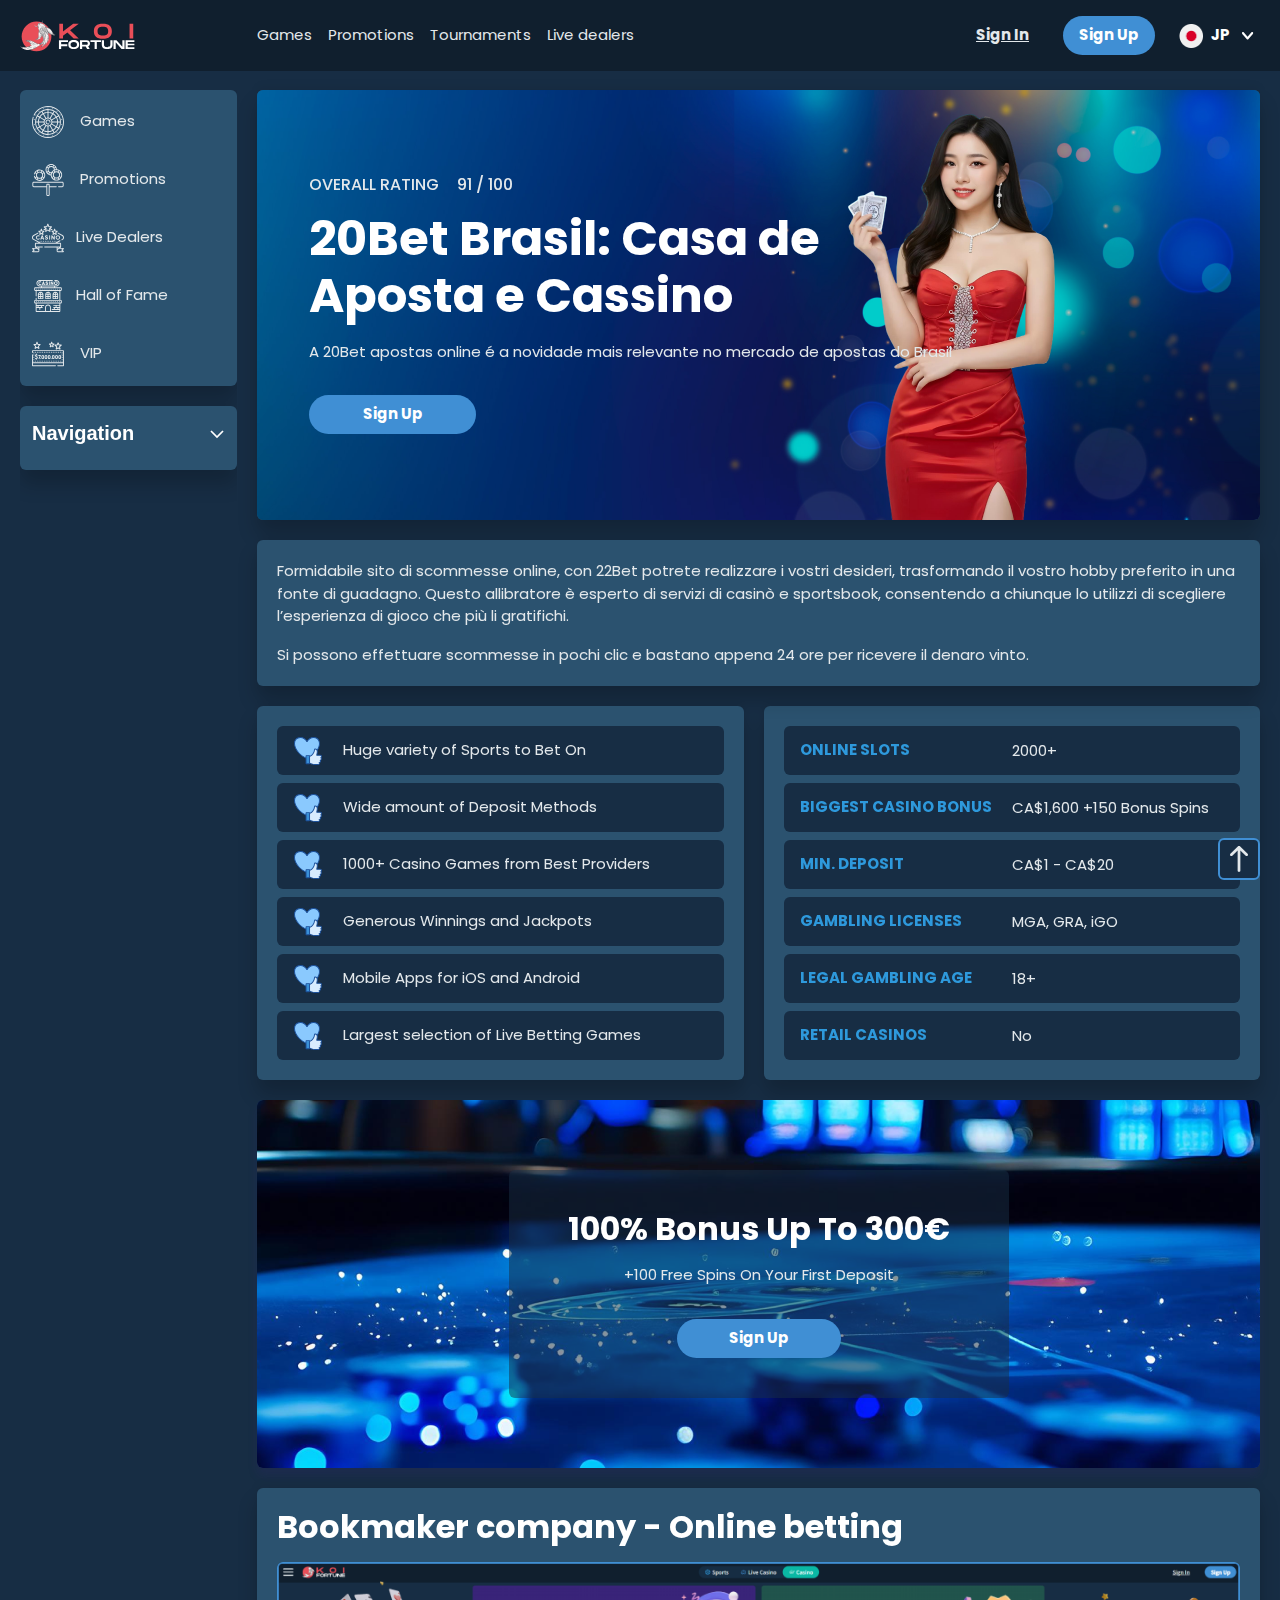
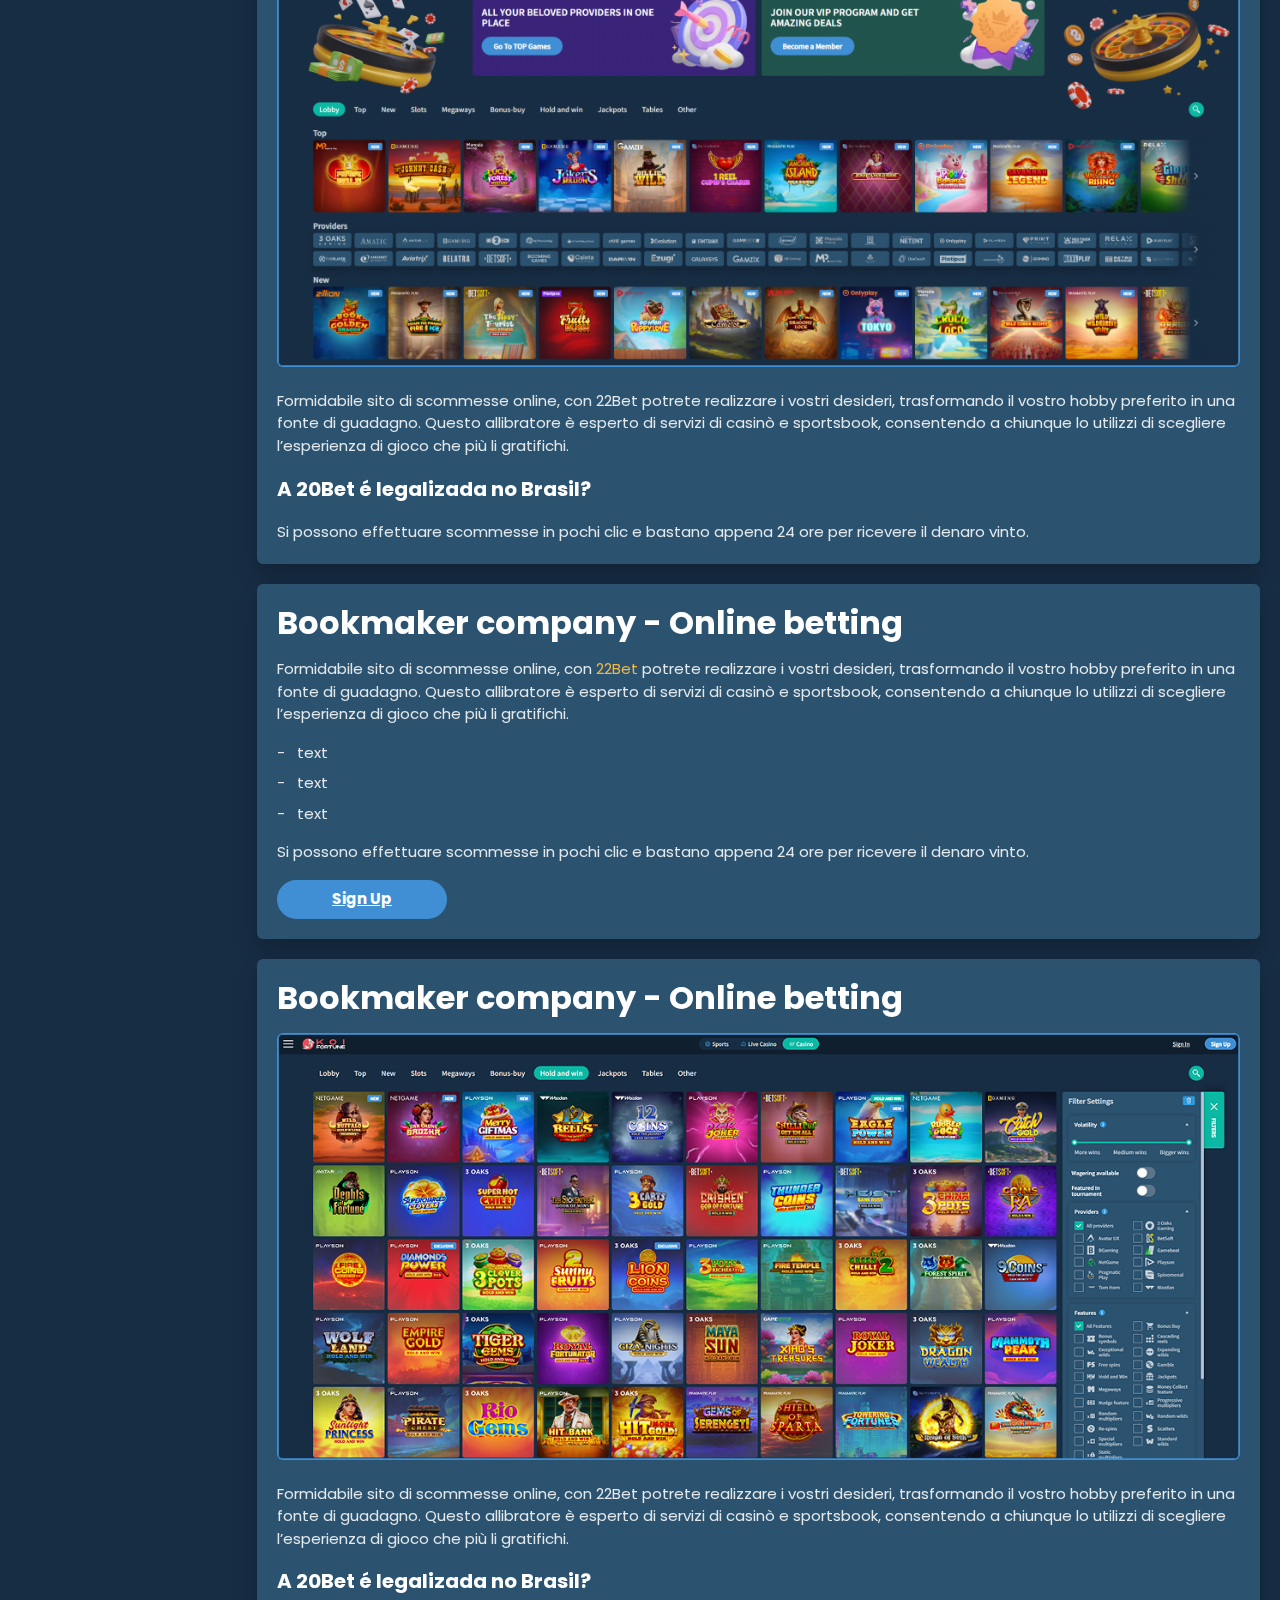
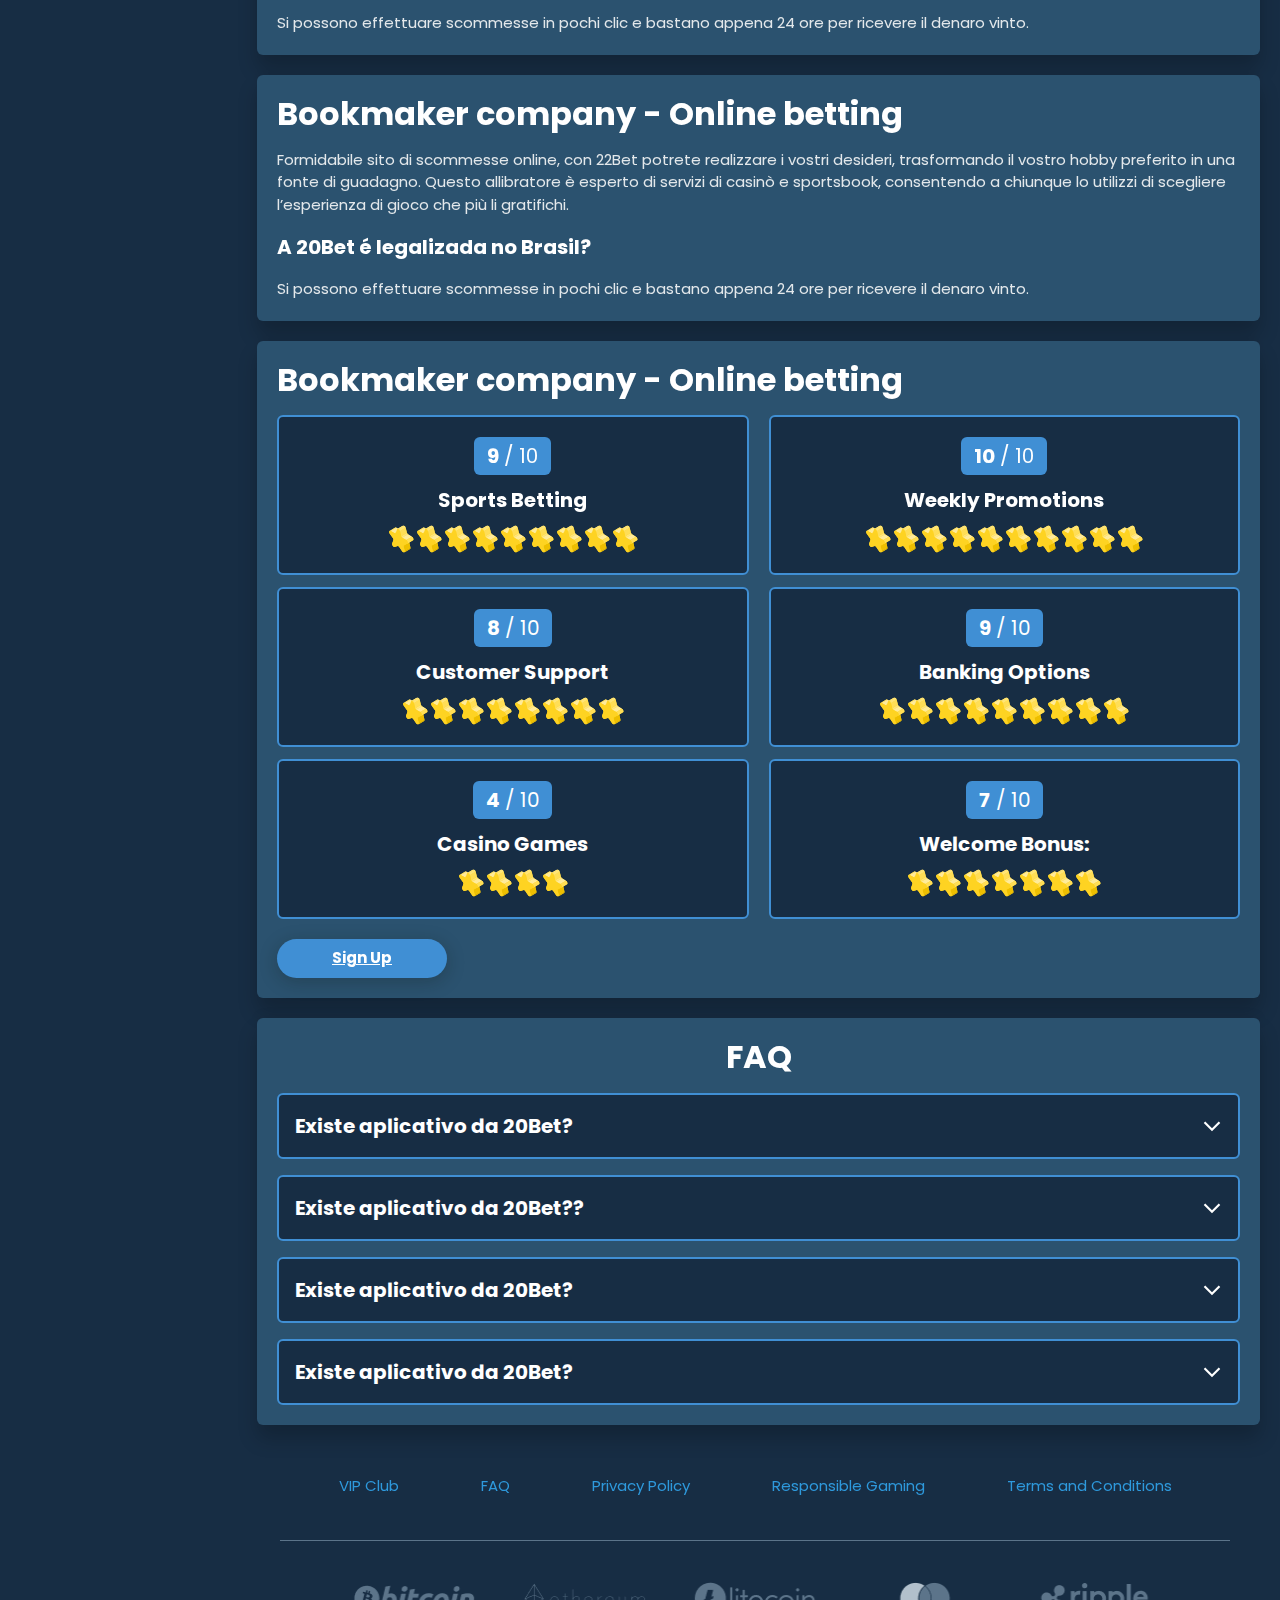
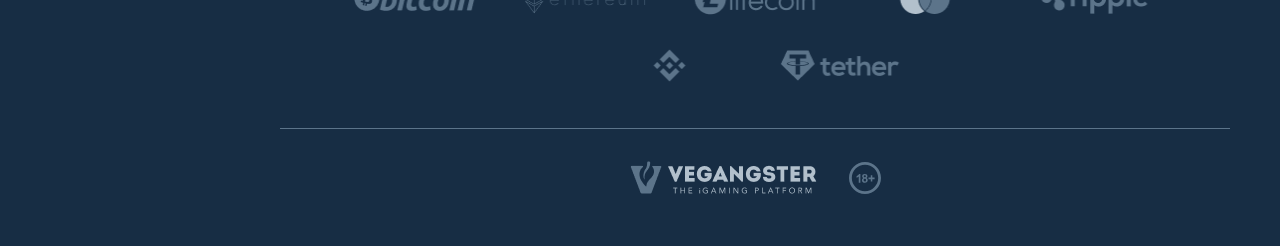
<file: index.html>
<!DOCTYPE html>
<html lang="kr">
  <head>
    <meta charset="UTF-8" />
    <meta name="viewport" content="width=device-width, initial-scale=1.0" />
    <title>20Bet Brasil: Casa de Aposta e Cassino</title>
    <meta name="description" content />
    <meta property="og:site_name" content />
    <meta property="og:title" content />
    <meta property="og:type" content="website" />
    <meta property="og:url" content="http://koifortune.mobi/" />
    <meta property="og:image" content />
    <meta property="og:image:alt" content />
    <meta property="og:locale" content="kr" />
    <meta property="og:description" content />
    <link rel="preconnect" href="https://fonts.googleapis.com" />
    <link rel="preconnect" href="https://fonts.gstatic.com" crossorigin />
    <link href="https://fonts.googleapis.com/css2?family=Akaya+Kanadaka&family=Poppins:wght@100;200;300;400;500;600;700;800;900&display=swap" rel="stylesheet">
    <link rel="stylesheet" href="./css/reset.css" />
    <link rel="stylesheet" href="./css/main.css">
    <link rel="stylesheet" href="./css/media.css">
    <link rel="icon" href="./images/favicon.png" type="image/x-icon" />
    <script
      src="https://code.jquery.com/jquery-3.6.1.min.js"
      integrity="sha256-o88AwQnZB+VDvE9tvIXrMQaPlFFSUTR+nldQm1LuPXQ="
      crossorigin="anonymous"
    ></script>
  </head>
  <body>
    <header class="header">
      <section class="content header__content">
        <a href="#" class="logo header__logo"
          ><img src="./images/logo.svg" alt="logo" title=""
        /></a>
        <button class="header__btn-menu">
          <svg
            width="16px"
            height="16px"
            viewBox="0 0 16 16"
            xmlns="http://www.w3.org/2000/svg"
          >
            <rect y="0" width="16" height="3" rx="1.5"></rect>
            <rect y="6.5" width="16" height="3" rx="1.5"></rect>
            <rect y="13" width="16" height="3" rx="1.5"></rect>
          </svg>
        </button>
        <nav class="menu header__menu">
          <ul class="header__menu-list">
            <li><a href="#">Games</a></li>
            <li><a href="#">Promotions</a></li>
            <li><a href="#">Tournaments</a></li>
            <li><a href="#">Live dealers</a></li>
          </ul>
          <div class="header__btn">
            <a
              href="#"
              class="header__button header__button-login header__btn-login"
              >Sign In
            </a>
            <a
              href="#"
              class="header__button header__button-signin header__btn-signin"
              >Sign Up</a
            >
          </div>
        </nav>
        <a href="#" class="header__button header__button-login">Sign In </a>
        <a href="#" class="header__button header__button-signin">Sign Up</a>

       <div class="header__language">
        <div class="header__flag-wrap">
          <a class="header__country" href="#">
            <span><img src="./images/japan-flag.png" alt=" Flag" title /></span>
            <span>jp</span>
          </a>
        </div>
        <div class="header__flag-menu">
          <ul>
            <li>
              <a href="#" class="header__flag-link">
                <span>
                  <img src="./images/flag.png" alt="flag" title />
                </span>
                <span>kr</span>
              </a>
            </li>
          </ul>
        </div>
       </div>
      </section>
    </header>
 <main class="main">
        <aside class="sidebar-wrapper">
            <section class=" sidebar">
              <nav class="menu sidebar__menu">
                <ul>
                    <li >
                        <a href="#" ><img src="./images/sidebar/games.svg" alt=" Games"  title/> Games </a>
                      </li>
                      <li >
                        <a href="#" > <img  src="./images/sidebar/promotions.svg"  alt="Promotions"  title/> Promotions</a>
                      </li>     
                      <li >
                        <a href="#" ><img src="./images/sidebar/live.svg" alt="Live Dealers"  title/>Live Dealers</a>
                      </li>
                      <li >
                        <a href="#" ><img src="./images/sidebar/hall.svg" alt="Hall of Fame" title>Hall of Fame</a>
                      </li>
                      <li >
                        <a href="" > <img src="./images/sidebar/vip.svg" alt="vip" title/> VIP</a>
                      </li>
                    
                </ul>
              </nav>
    
              <div class="sidebar__wrap">
                <button class="sidebar__links-button">
                  Navigation 
                </button>
                <div class="sidebar__links">
                  <ul class="sidebar__links-list">
                      <li ><a  href="#" title>Review of 22Bet</a></li>
                      <li ><a  href="#" title>Registration</a></li>
                      <li ><a  href="#" title>22Bet Betting Expert Reviews</a></li>
                      <li ><a  href="#" title>Layouts and navigation</a></li>
                      <li ><a  href="#" title>Sports betting</a></li>
                      <li ><a  href="#" title>Sports offers</a></li>
                      <li ><a  href="#" title>Live betting</a></li>
                      <li ><a  href="#" title>Cash out</a></li>
                      <li ><a  href="#" title>Live stream</a></li>
                  </ul>
                </div>
              </div>
            </section>
          </aside>
    
          <section class="content__wrapper">
            <section class="content hero hero__content">
              <div class="background hero__background">
                <img src="./images/main/bg-main.png" alt="hero" title />
              </div>
    
              <div class="hero__data">
                <div
                  class="hero__rating"
                  itemscope
                  itemtype="http://schema.org/Game"
                >
                  <p>Overall Rating</p>
                  <meta itemprop="name" content="http://koifortune.mobi/" />
                  <span
                    itemprop="aggregateRating"
                    itemscope
                    itemtype="http://schema.org/AggregateRating"
                  >
                    <span itemprop="ratingValue"> 91 </span>
                    <span> / </span>
                    <span itemprop="bestRating"> 100 </span>
                    <meta itemprop="reviewCount" content="100" />
                  </span>
                </div>
                <h1 class="title general hero__title">
                  20Bet Brasil: Casa de Aposta e Cassino
                </h1>
                <p class="hero__text">A 20Bet apostas online é a novidade mais relevante no mercado de apostas do Brasil</p>
    
                <a href="#" class="button hero__button">Sign Up</a>
              </div>
            </section>
            <section class="content page-nav">
              <div class="page-nav-button sidebar__links-button">
                Navigation 
              </div>
              <ul class="page-nav-list sidebar__links-list">
               
                <li ><a  href="#" title>Review of 22Bet</a></li>
                <li ><a  href="#" title>Registration</a></li>
                <li ><a  href="#" title>22Bet Betting Expert Reviews</a></li>
                <li ><a  href="#" title>Layouts and navigation</a></li>
                <li ><a  href="#" title>Sports betting</a></li>
                <li ><a  href="#" title>Sports offers</a></li>
                <li ><a  href="#" title>Live betting</a></li>
                <li ><a  href="#" title>Cash out</a></li>
                <li ><a  href="#" title>Live stream</a></li>
              </ul>
            </section>
            <section class="content article ">
          
                <p >
                  Formidabile sito di scommesse online, con 22Bet potrete realizzare i
                  vostri desideri, trasformando il vostro hobby preferito in una fonte
                  di guadagno. Questo allibratore è esperto di servizi di casinò e
                  sportsbook, consentendo a chiunque lo utilizzi di scegliere
                  l’esperienza di gioco che più li gratifichi.
                </p>
                <p >
                  Si possono effettuare scommesse in pochi clic e bastano appena 24 ore
                  per ricevere il denaro vinto.
                </p>
              </section> 
              <section class=" features">
               
                <div class="features__list features__table"> 
                  
                   <div class="features__table-content">
                    <ul class="features__list features__item">
                      <li >Huge variety of Sports to Bet On</li>
                      <li >Wide amount of Deposit Methods</li>
                      <li >1000+ Casino Games from Best Providers</li>
                      <li >Generous Winnings and Jackpots</li>
                      <li >Mobile Apps for iOS and Android</li>
                      <li >Largest selection of Live Betting Games</li>
                  </ul>
                    <table>
                      <tbody>
                        <tr>
                          <td>Online slots</td>
                          <td>2000+</td>
                        </tr>
                        <tr>
                          <td>Biggest casino bonus</td>
                          <td>CA$1,600 +150 Bonus Spins</td>
                        </tr>
                        <tr>
                          <td>Min. deposit</td>
                          <td>CA$1 - CA$20</td>
                        </tr>
                        <tr>
                          <td>Gambling licenses</td>
                          <td>MGA, GRA, iGO</td>
                        </tr>
                        <tr>
                          <td>Legal gambling age</td>
                          <td>18+</td>
                        </tr>
                        <tr>
                          <td>Retail casinos</td>
                          <td>No</td>
                        </tr>
                      </tbody>
                    </table>
                    
                   </div>
                  </div>   
             </section> 
             <section class="content banner">
              <div class="background banner__backgroud">
                <img src="./images/main/banner-main.png" alt="banner" title />
              </div>
              <div class="banner__info">
                <h2 class="title high banner__title-main">
                  100% Bonus up to 300€
                  <strong>+100 free spins on your first deposit</strong>
                </h2>
                <a href="#" class="button banner__button banner__button-main">Sign Up</a>
              </div>
            </section>
             <section class=" content article">
                <h2 class="article__title high title">Bookmaker company - Online betting</h2>
                <div class="images">
                  <img
                  src="./images/main/image1-main.png"
                  alt="images" title
                  class=""
                  
                />
                </div>
                <p class="">
                  Formidabile sito di scommesse online, con 22Bet potrete realizzare i
                  vostri desideri, trasformando il vostro hobby preferito in una fonte
                  di guadagno. Questo allibratore è esperto di servizi di casinò e
                  sportsbook, consentendo a chiunque lo utilizzi di scegliere
                  l’esperienza di gioco che più li gratifichi.
                </p>
                <h3 class="article__subtitle">A 20Bet é legalizada no Brasil?</h3>
                <p >
                  Si possono effettuare scommesse in pochi clic e bastano appena 24 ore
                  per ricevere il denaro vinto.
                </p>
              </section>
              <section class=" content article ">
                <h2 class="article__title high title">Bookmaker company - Online betting</h2>
                <p >
                  Formidabile sito di scommesse online, con <a href="#" class="article__links">22Bet</a> potrete realizzare i
                  vostri desideri, trasformando il vostro hobby preferito in una fonte
                  di guadagno. Questo allibratore è esperto di servizi di casinò e
                  sportsbook, consentendo a chiunque lo utilizzi di scegliere
                  l’esperienza di gioco che più li gratifichi.
                </p>
                <ul>
                  <li >text</li>
                  <li >text</li>
                  <li >text</li>
                </ul>
                
                <p >
                  Si possono effettuare scommesse in pochi clic e bastano appena 24 ore
                  per ricevere il denaro vinto.
                </p>
                <a href="#" class="header__button  article__button">Sign Up</a>
              </section>
              <section class=" content article">
                <h2 class="article__title high title">Bookmaker company - Online betting</h2>
                <div class="images">
                  <img
                  src="./images/main/image2-main.png"
                  alt="images" title
                  class=""
                  
                />
                </div>
                <p class="">
                  Formidabile sito di scommesse online, con 22Bet potrete realizzare i
                  vostri desideri, trasformando il vostro hobby preferito in una fonte
                  di guadagno. Questo allibratore è esperto di servizi di casinò e
                  sportsbook, consentendo a chiunque lo utilizzi di scegliere
                  l’esperienza di gioco che più li gratifichi.
                </p>
                <h3 >A 20Bet é legalizada no Brasil?</h3>
                <p >
                  Si possono effettuare scommesse in pochi clic e bastano appena 24 ore
                  per ricevere il denaro vinto.
                </p>
              </section>
              <section class=" content article ">
                <h2 class="article__title high title">Bookmaker company - Online betting</h2>
                <p >
                  Formidabile sito di scommesse online, con 22Bet potrete realizzare i
                  vostri desideri, trasformando il vostro hobby preferito in una fonte
                  di guadagno. Questo allibratore è esperto di servizi di casinò e
                  sportsbook, consentendo a chiunque lo utilizzi di scegliere
                  l’esperienza di gioco che più li gratifichi.
                </p>
                <h3>A 20Bet é legalizada no Brasil?</h3>
                
                <p >
                  Si possono effettuare scommesse in pochi clic e bastano appena 24 ore
                  per ricevere il denaro vinto.
                </p>
                
              </section>
              <section class="content ratings ">
                                </div>
                  <h2 class="ratings__title title high">
                    Bookmaker company - Online betting
                  </h2>
                  
                  <ul class="ratings__list">
                    <li>
                      <div class="ratings__info">
                        <span class="ratings__data">
                          <span>9</span>
                          <span>/</span>
                          <span>10</span>
                        </span>
                        <p>Sports betting</p>
                        <div class="ratings__img">
                          <img src="./images/main/ratings-icon.svg" alt="ratings" title>
                          <img src="./images/main/ratings-icon.svg" alt="ratings" title>
                          <img src="./images/main/ratings-icon.svg" alt="ratings" title>
                          <img src="./images/main/ratings-icon.svg" alt="ratings" title>
                          <img src="./images/main/ratings-icon.svg" alt="ratings" title>
                          <img src="./images/main/ratings-icon.svg" alt="ratings" title>
                          <img src="./images/main/ratings-icon.svg" alt="ratings" title>
                          <img src="./images/main/ratings-icon.svg" alt="ratings" title>
                          <img src="./images/main/ratings-icon.svg" alt="ratings" title>
                          
                        </div>
      
                      </div>
                    </li>
                    <li>
                      <div class="ratings__info">
                        <span class="ratings__data">
                          <span>10</span>
                          <span>/</span>
                          <span>10</span>
                        </span>
                        <p>Weekly Promotions</p>
                        <div class="ratings__img">
                          <img src="./images/main/ratings-icon.svg" alt="ratings" title>
                          <img src="./images/main/ratings-icon.svg" alt="ratings" title>
                          <img src="./images/main/ratings-icon.svg" alt="ratings" title>
                          <img src="./images/main/ratings-icon.svg" alt="ratings" title>
                          <img src="./images/main/ratings-icon.svg" alt="ratings" title>
                          <img src="./images/main/ratings-icon.svg" alt="ratings" title>
                          <img src="./images/main/ratings-icon.svg" alt="ratings" title>
                          <img src="./images/main/ratings-icon.svg" alt="ratings" title>
                          <img src="./images/main/ratings-icon.svg" alt="ratings" title>
                          <img src="./images/main/ratings-icon.svg" alt="ratings" title>
                         
                        </div>
                      </div>
                    </li>
                    <li>
                      <div class="ratings__info">
                        <span class="ratings__data">
                          <span>8</span>
                          <span>/</span>
                          <span>10</span>
                        </span>
                        <p>Customer Support</p>
                        <div class="ratings__img">
                          <img src="./images/main/ratings-icon.svg" alt="ratings" title>
                          <img src="./images/main/ratings-icon.svg" alt="ratings" title>
                          <img src="./images/main/ratings-icon.svg" alt="ratings" title>
                          <img src="./images/main/ratings-icon.svg" alt="ratings" title>
                          <img src="./images/main/ratings-icon.svg" alt="ratings" title>
                          <img src="./images/main/ratings-icon.svg" alt="ratings" title>
                          <img src="./images/main/ratings-icon.svg" alt="ratings" title>
                          <img src="./images/main/ratings-icon.svg" alt="ratings" title>
                          
                        </div>
                      </div>
                    </li>
                    <li>
                      <div class="ratings__info">
                        <span class="ratings__data">
                          <span>9</span>
                          <span>/</span>
                          <span>10</span>
                        </span>
                        <p>Banking Options</p>
                        <div class="ratings__img">
                          <img src="./images/main/ratings-icon.svg" alt="ratings" title>
                          <img src="./images/main/ratings-icon.svg" alt="ratings" title>
                          <img src="./images/main/ratings-icon.svg" alt="ratings" title>
                          <img src="./images/main/ratings-icon.svg" alt="ratings" title>
                          <img src="./images/main/ratings-icon.svg" alt="ratings" title>
                          <img src="./images/main/ratings-icon.svg" alt="ratings" title>
                          <img src="./images/main/ratings-icon.svg" alt="ratings" title>
                          <img src="./images/main/ratings-icon.svg" alt="ratings" title>
                          <img src="./images/main/ratings-icon.svg" alt="ratings" title>
                        </div>
                      </div>
                    </li>
                    <li>
                      <div class="ratings__info">
                        <span class="ratings__data">
                          <span>4</span>
                          <span>/</span>
                          <span>10</span>
                        </span>
                        <p>Casino Games</p>
                        <div class="ratings__img">
                          <img src="./images/main/ratings-icon.svg" alt="ratings" title>
                          <img src="./images/main/ratings-icon.svg" alt="ratings" title>
                          <img src="./images/main/ratings-icon.svg" alt="ratings" title>
                          <img src="./images/main/ratings-icon.svg" alt="ratings" title>
                        </div>
                      </div>
                    </li>
                    <li>
                      <div class="ratings__info">
                        <span class="ratings__data">
                          <span>7</span>
                          <span>/</span>
                          <span>10</span>
                        </span>
                        <p>Welcome Bonus:</p>
                        <div class="ratings__img">
                          <img src="./images/main/ratings-icon.svg" alt="ratings" title>
                          <img src="./images/main/ratings-icon.svg" alt="ratings" title>
                          <img src="./images/main/ratings-icon.svg" alt="ratings" title>
                          <img src="./images/main/ratings-icon.svg" alt="ratings" title>
                          <img src="./images/main/ratings-icon.svg" alt="ratings" title>
                          <img src="./images/main/ratings-icon.svg" alt="ratings" title>
                          <img src="./images/main/ratings-icon.svg" alt="ratings" title>
                        </div>
                      </div>
                    </li>
                   
                    
                   
                   
                   
                  </ul>
                <a href="#" class="header__button ratings__button">Sign Up</a>
                </section>
               <section class="content faq ">
                <h2 class="title high faq__title ">FAQ</h2>
                <ul class="faq__list " itemscope itemtype="https://schema.org/FAQPage">
                  <li class="faq__item"  itemscope itemprop="mainEntity" itemtype="https://schema.org/Question">
                    <h3 class="title medium faq__subtitle js-button-expander"  itemprop="name">Existe aplicativo da 20Bet?
                     </h3>
                    <div  class="faq__answer js-expand-content" itemscope  itemprop="acceptedAnswer" itemtype="https://schema.org/Answer">
                      <p  itemprop="text">
                        Formidabile sito di scommesse online, con 22Bet potrete realizzare i vostri desideri, trasformando il vostro hobby preferito in una fonte di guadagno. Questo allibratore è esperto di servizi di casinò e sportsbook, consentendo a chiunque lo utilizzi di scegliere l’esperienza di gioco che più li gratifichi.
                      </p>
                    </div>
                  </li>
                  <li class="faq__item"  itemscope itemprop="mainEntity" itemtype="https://schema.org/Question">
                    <h3 class="title medium faq__subtitle js-button-expander"  itemprop="name">Existe aplicativo da 20Bet??</h3>
                    <div class="faq__answer js-expand-content" itemscope  itemprop="acceptedAnswer" itemtype="https://schema.org/Answer">
                      <p  itemprop="text">
                        Formidabile sito di scommesse online, con 22Bet potrete realizzare i vostri desideri, trasformando il vostro hobby preferito in una fonte di guadagno. Questo allibratore è esperto di servizi di casinò e sportsbook, consentendo a chiunque lo utilizzi di scegliere l’esperienza di gioco che più li gratifichi.
                      </p>
                    </div>
                  </li> 
                   <li class="faq__item"  itemscope itemprop="mainEntity" itemtype="https://schema.org/Question">
                    <h3 class="title medium faq__subtitle js-button-expander"  itemprop="name">Existe aplicativo da 20Bet?</h3>
                    <div class="faq__answer js-expand-content" itemscope  itemprop="acceptedAnswer" itemtype="https://schema.org/Answer">
                      <p  itemprop="text">
                        Formidabile sito di scommesse online, con 22Bet potrete realizzare i  vostri desideri, trasformando il vostro hobby preferito in una fonte di  guadagno. Questo allibratore è esperto di servizi di casinò e  sportsbook, consentendo a chiunque lo utilizzi di scegliere l’esperienza  di gioco che più li gratifichi.
                      </p>
                    </div>
                  </li> 
                  <li class="faq__item"  itemscope itemprop="mainEntity" itemtype="https://schema.org/Question">
                    <h3 class="title medium faq__subtitle js-button-expander"  itemprop="name">Existe aplicativo da 20Bet?</h3>
                    <div class="faq__answer js-expand-content" itemscope  itemprop="acceptedAnswer" itemtype="https://schema.org/Answer">
                      <p  itemprop="text">
                        Formidabile sito di scommesse online, con 22Bet potrete realizzare i vostri desideri, trasformando il vostro hobby preferito in una fonte di guadagno. Questo allibratore è esperto di servizi di casinò e sportsbook, consentendo a chiunque lo utilizzi di scegliere l’esperienza di gioco che più li gratifichi.
                      </p>
                    </div>
                  </li> 
                  
                  
                </ul>
              </section> 
              <div class=""  onclick="scrollToTop()">
                <button class="main__arrow" id="scrollToTopBtn"></button>
              </div> 
          </section>
    
    </main> 
    <footer class="footer  ">
     
      <section class="content footer__content">
      <nav class="menu footer__menu">
        <ul >
          <li>
            <a href="#" >VIP Club</a>
          </li>
          <li >
            <a href="#" >FAQ</a>
          </li>
          <li >
            <a href="#" >Privacy Policy</a>
          </li>
          <li>
            <a href="#" >Responsible Gaming</a>
          </li>
          <li >
            <a href="#" >Terms and Conditions</a>
          </li>
         
        </ul>
      </nav>

      <ul class="footer-card__list">
        <li >
          <a href="#" >
            <img src="./images/bitcoin.png" alt="pay" title/>
          </a>
        </li>
        <li >
          <a href="#" >
            <img src="./images/ethereum.png" alt="pay " title/>
          </a>
        </li>
        <li >
          <a href="#" >
            <img src="./images/litecoin.png" alt=" pay" title=""/>
          </a>
        </li>
        <li >
          <a href="#" >
            <img src="./images/mastercard.png" alt="pay" title=""/>
          </a>
        </li>
        <li >
          <a href="#" >
            <img src="./images/ripple.png" alt="pay" title=""/>
          </a>
        </li>
        <li >
          <a href="#" >
            <img src="./images/Container.png" alt="pay" title=""/>
          </a>
        </li>
        <li >
          <a href="#" >
            <img src="./images/tether.png" alt="pay" title=""/>
          </a>
        </li>
      </ul>
      <div class="footer__box">
         <img src="./images/vegan.png" alt="footer" title="">
        <img src="./images/age.svg" alt="age limit" title=""/>
      </div>
      
    </section>
    </footer>
    <script src="./js/expander.js" defer></script>
    <script src="./js/sidebar.js" defer></script>
    <script src="./js/arrowUp.js" defer></script>
    <script src="./js/mobile-menu.js" defer></script>
    <script src="./js/flag.js" defer></script>
  </body>
</html>
</file>
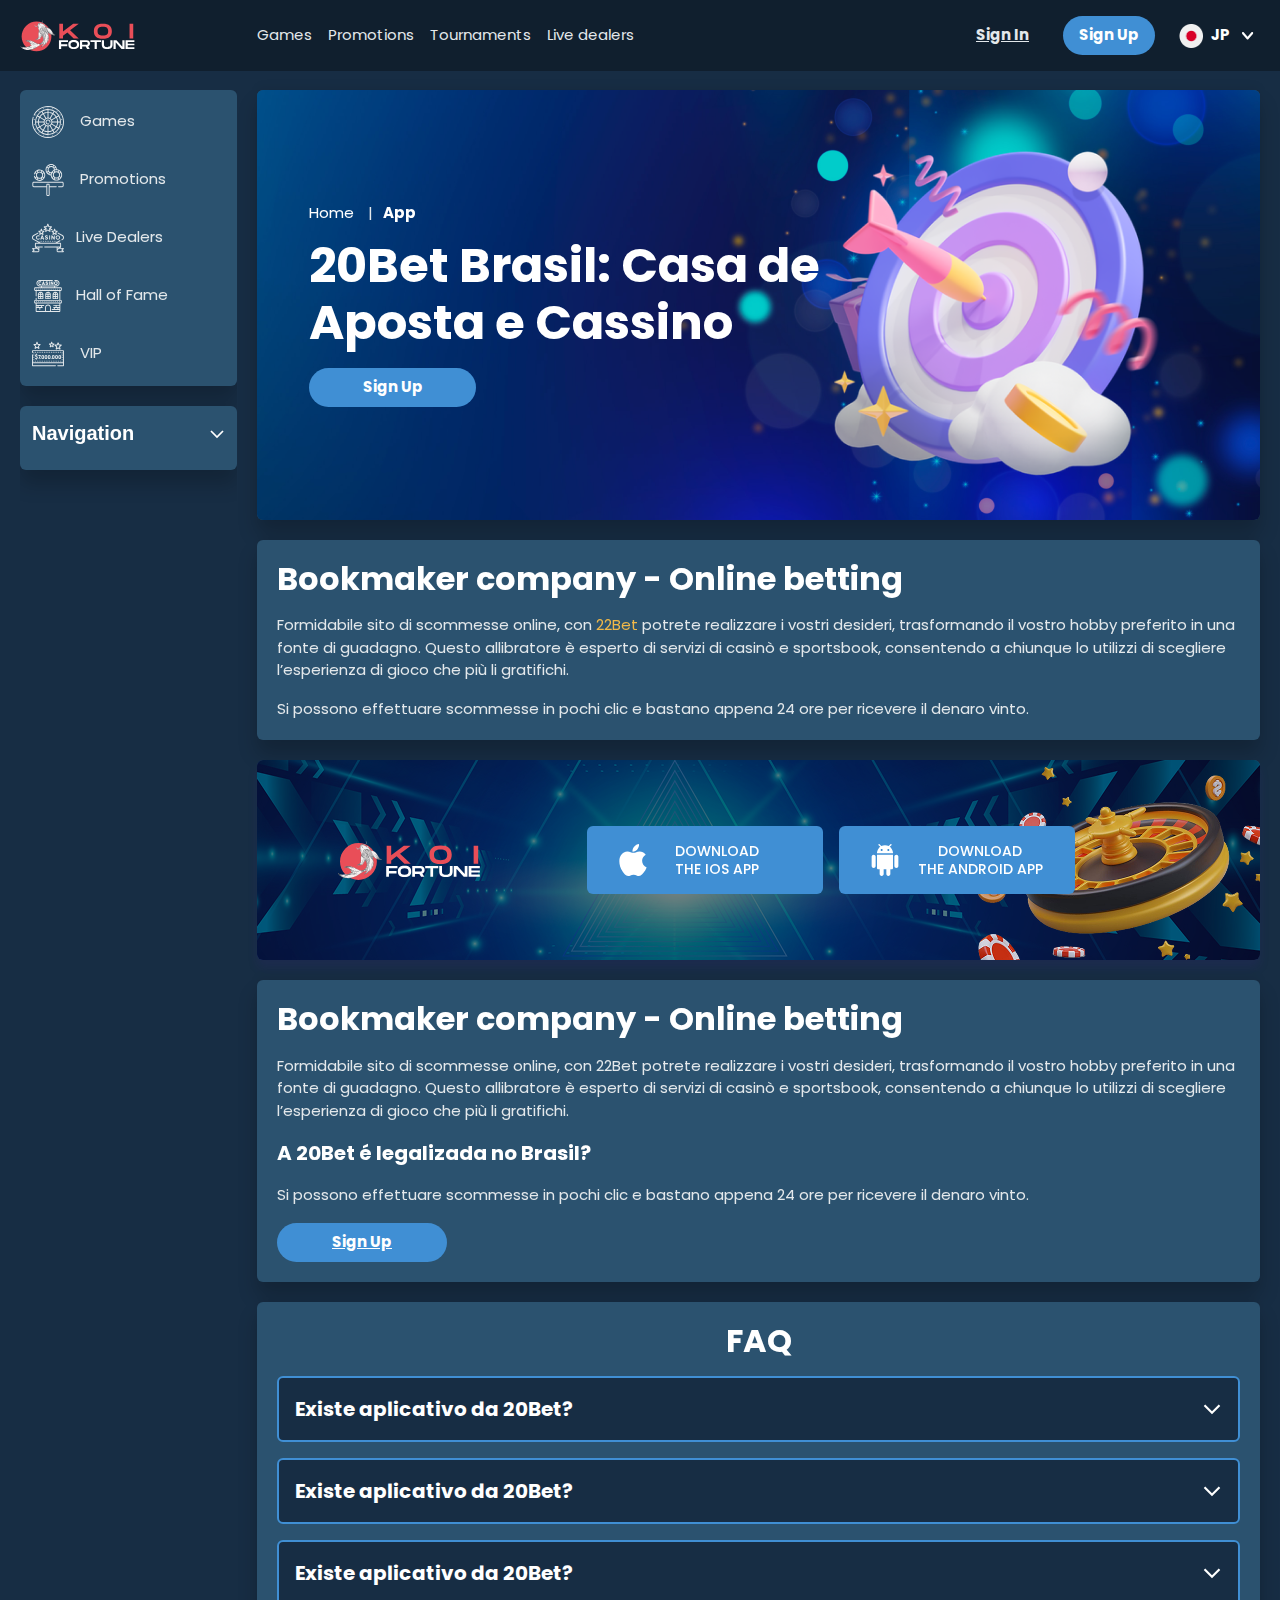
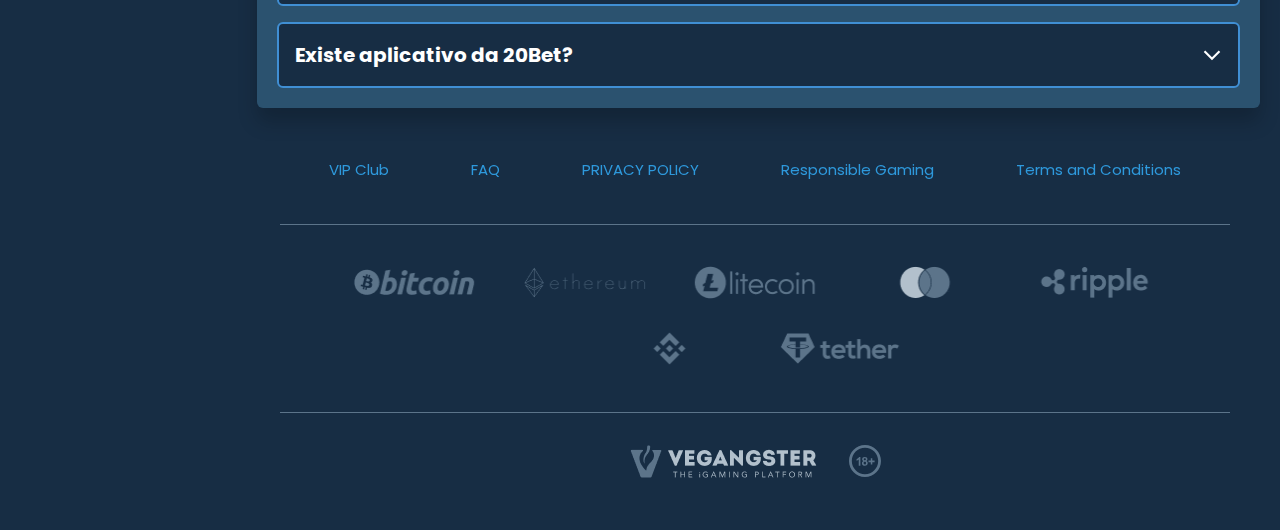
<file: app.html>
<!DOCTYPE html>
<html lang="kr">
  <head>
    <meta charset="UTF-8" />
    <meta name="viewport" content="width=device-width, initial-scale=1.0" />
    <title>20Bet Brasil: Casa de Aposta e Cassino</title>
    <meta
      name="description"
      content=""
    />
    <meta property="og:site_name" content="" />
    <meta
      property="og:title"
      content=""
    />
    <meta property="og:type" content="website" />
    <meta property="og:url" content="http://koifortune.mobi/" />
    <meta property="og:image" content />
    <meta property="og:image:alt" content />
    <meta property="og:locale" content="kr" />
    <meta
      property="og:description"
      content=""
    />
    <link rel="preconnect" href="https://fonts.googleapis.com" />
    <link rel="preconnect" href="https://fonts.gstatic.com" crossorigin />
    <link href="https://fonts.googleapis.com/css2?family=Akaya+Kanadaka&family=Poppins:wght@100;200;300;400;500;600;700;800;900&display=swap" rel="stylesheet">
    <link rel="stylesheet" href="./css/reset.css" />
    <link rel="stylesheet" href="./css/main.css" />
    <link rel="stylesheet" href="./css/media.css" />
    <link rel="icon" href="./images/favicon.png" type="image/x-icon" />
    <script
      src="https://code.jquery.com/jquery-3.6.1.min.js"
      integrity="sha256-o88AwQnZB+VDvE9tvIXrMQaPlFFSUTR+nldQm1LuPXQ="
      crossorigin="anonymous"
    ></script>
  </head>
  <body>
    <header class="header">
      <section class="content header__content">
        <a href="#" class="logo header__logo"
          ><img src="./images/logo.svg" alt="logo" title=""
        /></a>
        <button class="header__btn-menu">
          <svg
            width="16px"
            height="16px"
            viewBox="0 0 16 16"
            xmlns="http://www.w3.org/2000/svg"
          >
            <rect y="0" width="16" height="3" rx="1.5"></rect>
            <rect y="6.5" width="16" height="3" rx="1.5"></rect>
            <rect y="13" width="16" height="3" rx="1.5"></rect>
          </svg>
        </button>
        <nav class="menu header__menu">
          <ul class="header__menu-list">
            <li><a href="#">Games</a></li>
            <li><a href="#">Promotions</a></li>
            <li><a href="#">Tournaments</a></li>
            <li><a href="#">Live dealers</a></li>
          </ul>
          <div class="header__btn">
            <a
              href="#"
              class="header__button header__button-login header__btn-login"
              >Sign In
            </a>
            <a
              href="#"
              class="header__button header__button-signin header__btn-signin"
              >Sign Up</a
            >
          </div>
        </nav>
        <a href="#" class="header__button header__button-login">Sign In </a>
        <a href="#" class="header__button header__button-signin">Sign Up</a>

        <div class="header__language">
          <div class="header__flag-wrap">
            <a class="header__country" href="#">
              <span><img src="./images/japan-flag.png" alt=" Flag" title /></span>
              <span>jp</span>
            </a>
          </div>
          <div class="header__flag-menu">
            <ul>
              <li>
                <a href="#" class="header__flag-link">
                  <span>
                    <img src="./images/flag.png" alt="flag" title />
                  </span>
                  <span>kr</span>
                </a>
              </li>
            </ul>
          </div>
         </div>
      </section>
    </header>
    <main class="main">
      <aside class="sidebar-wrapper">
        <section class="sidebar">
          <nav class="menu sidebar__menu">
            <ul>
              <li >
                <a href="#" ><img src="./images/sidebar/games.svg" alt=" Games"  title/> Games </a>
              </li>
              <li >
                <a href="#" > <img  src="./images/sidebar/promotions.svg"  alt="Promotions"  title/> Promotions</a>
              </li>     
              <li >
                <a href="#" ><img src="./images/sidebar/live.svg" alt="Live Dealers"  title/>Live Dealers</a>
              </li>
              <li >
                <a href="#" ><img src="./images/sidebar/hall.svg" alt="Hall of Fame" title>Hall of Fame</a>
              </li>
              <li >
                <a href="" > <img src="./images/sidebar/vip.svg" alt="vip" title/> VIP</a>
              </li>
            </ul>
          </nav>

          <div class="sidebar__wrap">
            <button class="sidebar__links-button">
              Navigation 
            </button>
            <div class="sidebar__links">
              <ul class="sidebar__links-list">
                  <li ><a  href="#" title>Review of 22Bet</a></li>
                  <li ><a  href="#" title>Registration</a></li>
                  <li ><a  href="#" title>22Bet Betting Expert Reviews</a></li>
                  <li ><a  href="#" title>Layouts and navigation</a></li>
                  <li ><a  href="#" title>Sports betting</a></li>
                  <li ><a  href="#" title>Sports offers</a></li>
                  <li ><a  href="#" title>Live betting</a></li>
                  <li ><a  href="#" title>Cash out</a></li>
                  <li ><a  href="#" title>Live stream</a></li>
              </ul>
            </div>
          </div>
        </section>
      </aside>

      <section class="content__wrapper">
        <section class="content hero hero__app">
          <div class="background hero__background">
            <img src="./images/app/bg-app.png" alt="hero" title />
            
          </div>

          <div class="hero__data hero__data-app">
            <ul
              class="breadcrumbs"
              itemscope
              itemtype="https://schema.org/BreadcrumbList"
            >
              <li
                itemprop="itemListElement"
                itemscope
                itemtype="https://schema.org/ListItem"
              >
                <a href="#" itemprop="item">
                  <span itemprop="name">Home</span></a
                >
                <meta itemprop="position" content="1" />
              </li>
              <li
                itemprop="itemListElement"
                itemscope
                itemtype="https://schema.org/ListItem"
              >
                <a href="#" itemprop="item"> <span itemprop="name">App</span></a>
                <meta itemprop="position" content="2" />
              </li>
            </ul>
            <h1 class="title general hero__title hero__title-page">
              20Bet Brasil: Casa de Aposta e Cassino
            </h1>
            
            <a href="#" class="button hero__button">Sign Up</a>
          </div>
        </section>
        <section class="content page-nav">
          <div class="page-nav-button sidebar__links-button">Navigation</div>
          <ul class="page-nav-list sidebar__links-list">
            <li><a href="#" title>Review of 22Bet</a></li>
            <li><a href="#" title>Registration</a></li>
            <li><a href="#" title>22Bet Betting Expert Reviews</a></li>
            <li><a href="#" title>Layouts and navigation</a></li>
            <li><a href="#" title>Sports betting</a></li>
            <li><a href="#" title>Sports offers</a></li>
            <li><a href="#" title>Live betting</a></li>
            <li><a href="#" title>Cash out</a></li>
            <li><a href="#" title>Live stream</a></li>
          </ul>
        </section>
        <section class="content article">
          <h2 class="article__title high title">Bookmaker company - Online betting</h2>
          <p>
            Formidabile sito di scommesse online, con <a href="#" class="article__links">22Bet</a> potrete realizzare i vostri desideri, trasformando il vostro hobby preferito in una fonte di guadagno. Questo allibratore è esperto di servizi di casinò e sportsbook, consentendo a chiunque lo utilizzi di scegliere l’esperienza di gioco che più li gratifichi.
          </p>
          <p>Si possono effettuare scommesse in pochi clic e bastano appena 24 ore per ricevere il denaro vinto.</p>
        </section>
        <section class="content banner banner__app">
          <div class="background banner__background-app">
            <img src="./images/app/banner-app.png" alt="banner" title />
          </div>
          <div class="banner__content banner__content-app">
            <a href="#" class="logo banner__logo"
              ><img src="./images/app/logo-app.svg" alt="logo" title=""
            /></a>
            <div class="button__wrap-app">
              <a href="#" class="banner__btn banner__btn-app">
              Download </br>
              the IOS app
              </a>
              <a href="#" class="banner__btn banner__btn-android"
                >Download </br> the Android app</a
              >
            </div>
            
         
          </div>
        </section>
        <section class=" content article ">
          <h2 class="article__title high title">Bookmaker company - Online betting</h2>
          <p >
            Formidabile sito di scommesse online, con 22Bet potrete realizzare i
            vostri desideri, trasformando il vostro hobby preferito in una fonte
            di guadagno. Questo allibratore è esperto di servizi di casinò e
            sportsbook, consentendo a chiunque lo utilizzi di scegliere
            l’esperienza di gioco che più li gratifichi.
          </p>
          
          <h3 >A 20Bet é legalizada no Brasil?</h3>
          <p >
            Si possono effettuare scommesse in pochi clic e bastano appena 24 ore
            per ricevere il denaro vinto.
          </p>
          <a href="#" class="header__button  article__button">Sign Up</a>
        </section>
        <section class="content faq">
          <h2 class="title high faq__title">FAQ</h2>
          <ul class="faq__list" itemscope itemtype="https://schema.org/FAQPage">
            <li class="faq__item"  itemscope itemprop="mainEntity" itemtype="https://schema.org/Question">
              <h3 class="title medium faq__subtitle js-button-expander"  itemprop="name">Existe aplicativo da 20Bet?
               </h3>
              <div  class="faq__answer js-expand-content" itemscope  itemprop="acceptedAnswer" itemtype="https://schema.org/Answer">
                <p  itemprop="text">
                  Formidabile sito di scommesse online, con 22Bet potrete realizzare i vostri desideri, trasformando il vostro hobby preferito in una fonte di guadagno. Questo allibratore è esperto di servizi di casinò e sportsbook, consentendo a chiunque lo utilizzi di scegliere l’esperienza di gioco che più li gratifichi.
                </p>
              </div>
            </li>
            <li class="faq__item"  itemscope itemprop="mainEntity" itemtype="https://schema.org/Question">
              <h3 class="title medium faq__subtitle js-button-expander"  itemprop="name">Existe aplicativo da 20Bet?</h3>
              <div class="faq__answer js-expand-content" itemscope  itemprop="acceptedAnswer" itemtype="https://schema.org/Answer">
                <p  itemprop="text">
                  Formidabile sito di scommesse online, con 22Bet potrete realizzare i vostri desideri, trasformando il vostro hobby preferito in una fonte di guadagno. Questo allibratore è esperto di servizi di casinò e sportsbook, consentendo a chiunque lo utilizzi di scegliere l’esperienza di gioco che più li gratifichi.
                </p>
              </div>
            </li> 
             <li class="faq__item"  itemscope itemprop="mainEntity" itemtype="https://schema.org/Question">
              <h3 class="title medium faq__subtitle js-button-expander"  itemprop="name">Existe aplicativo da 20Bet?</h3>
              <div class="faq__answer js-expand-content" itemscope  itemprop="acceptedAnswer" itemtype="https://schema.org/Answer">
                <p  itemprop="text">
                  Formidabile sito di scommesse online, con 22Bet potrete realizzare i vostri desideri, trasformando il vostro hobby preferito in una fonte di guadagno. Questo allibratore è esperto di servizi di casinò e sportsbook, consentendo a chiunque lo utilizzi di scegliere l’esperienza di gioco che più li gratifichi.
                </p>
              </div>
            </li> 
            <li class="faq__item"  itemscope itemprop="mainEntity" itemtype="https://schema.org/Question">
              <h3 class="title medium faq__subtitle js-button-expander"  itemprop="name">Existe aplicativo da 20Bet?</h3>
              <div class="faq__answer js-expand-content" itemscope  itemprop="acceptedAnswer" itemtype="https://schema.org/Answer">
                <p  itemprop="text">
                  Formidabile sito di scommesse online, con 22Bet potrete realizzare i vostri desideri, trasformando il vostro hobby preferito in una fonte di guadagno. Questo allibratore è esperto di servizi di casinò e sportsbook, consentendo a chiunque lo utilizzi di scegliere l’esperienza di gioco che più li gratifichi.
                </p>
              </div>
            </li> 
           
          </ul>
        </section>
      </section>
    </main>
    <footer class="footer  ">
     
      <section class="content footer__content">
        <nav class="menu footer__menu">
          <ul >
            <li>
              <a href="#" >VIP Club</a>
            </li>
            <li >
              <a href="#" >FAQ</a>
            </li>
            <li >
              <a href="#" >PRIVACY POLICY</a>
            </li>
            <li>
              <a href="#" >Responsible Gaming</a>
            </li>
            <li >
              <a href="#" >Terms and Conditions</a>
            </li>
           
          </ul>
        </nav>
  
        <ul class="footer-card__list">
          <li >
            <a href="#" >
              <img src="./images/bitcoin.png" alt="pay" title/>
            </a>
          </li>
          <li >
            <a href="#" >
              <img src="./images/ethereum.png" alt="pay " title/>
            </a>
          </li>
          <li >
            <a href="#" >
              <img src="./images/litecoin.png" alt=" pay" title=""/>
            </a>
          </li>
          <li >
            <a href="#" >
              <img src="./images/mastercard.png" alt="pay" title=""/>
            </a>
          </li>
          <li >
            <a href="#" >
              <img src="./images/ripple.png" alt="pay" title=""/>
            </a>
          </li>
          <li >
            <a href="#" >
              <img src="./images/Container.png" alt="pay" title=""/>
            </a>
          </li>
          <li >
            <a href="#" >
              <img src="./images/tether.png" alt="pay" title=""/>
            </a>
          </li>
        </ul>
        <div class="footer__box">
           <img src="./images/vegan.png" alt="footer" title="">
          <img src="./images/age.svg" alt="age limit" title=""/>
        </div>
        
      </section>
    </footer>
    <script src="./js/sidebar.js" defer></script>
    <script src="./js/expander.js" defer></script>
    <script src="./js/mobile-menu.js" defer></script>
    <script src="./js/flag.js" defer></script>
  </body>
</html>
</file>
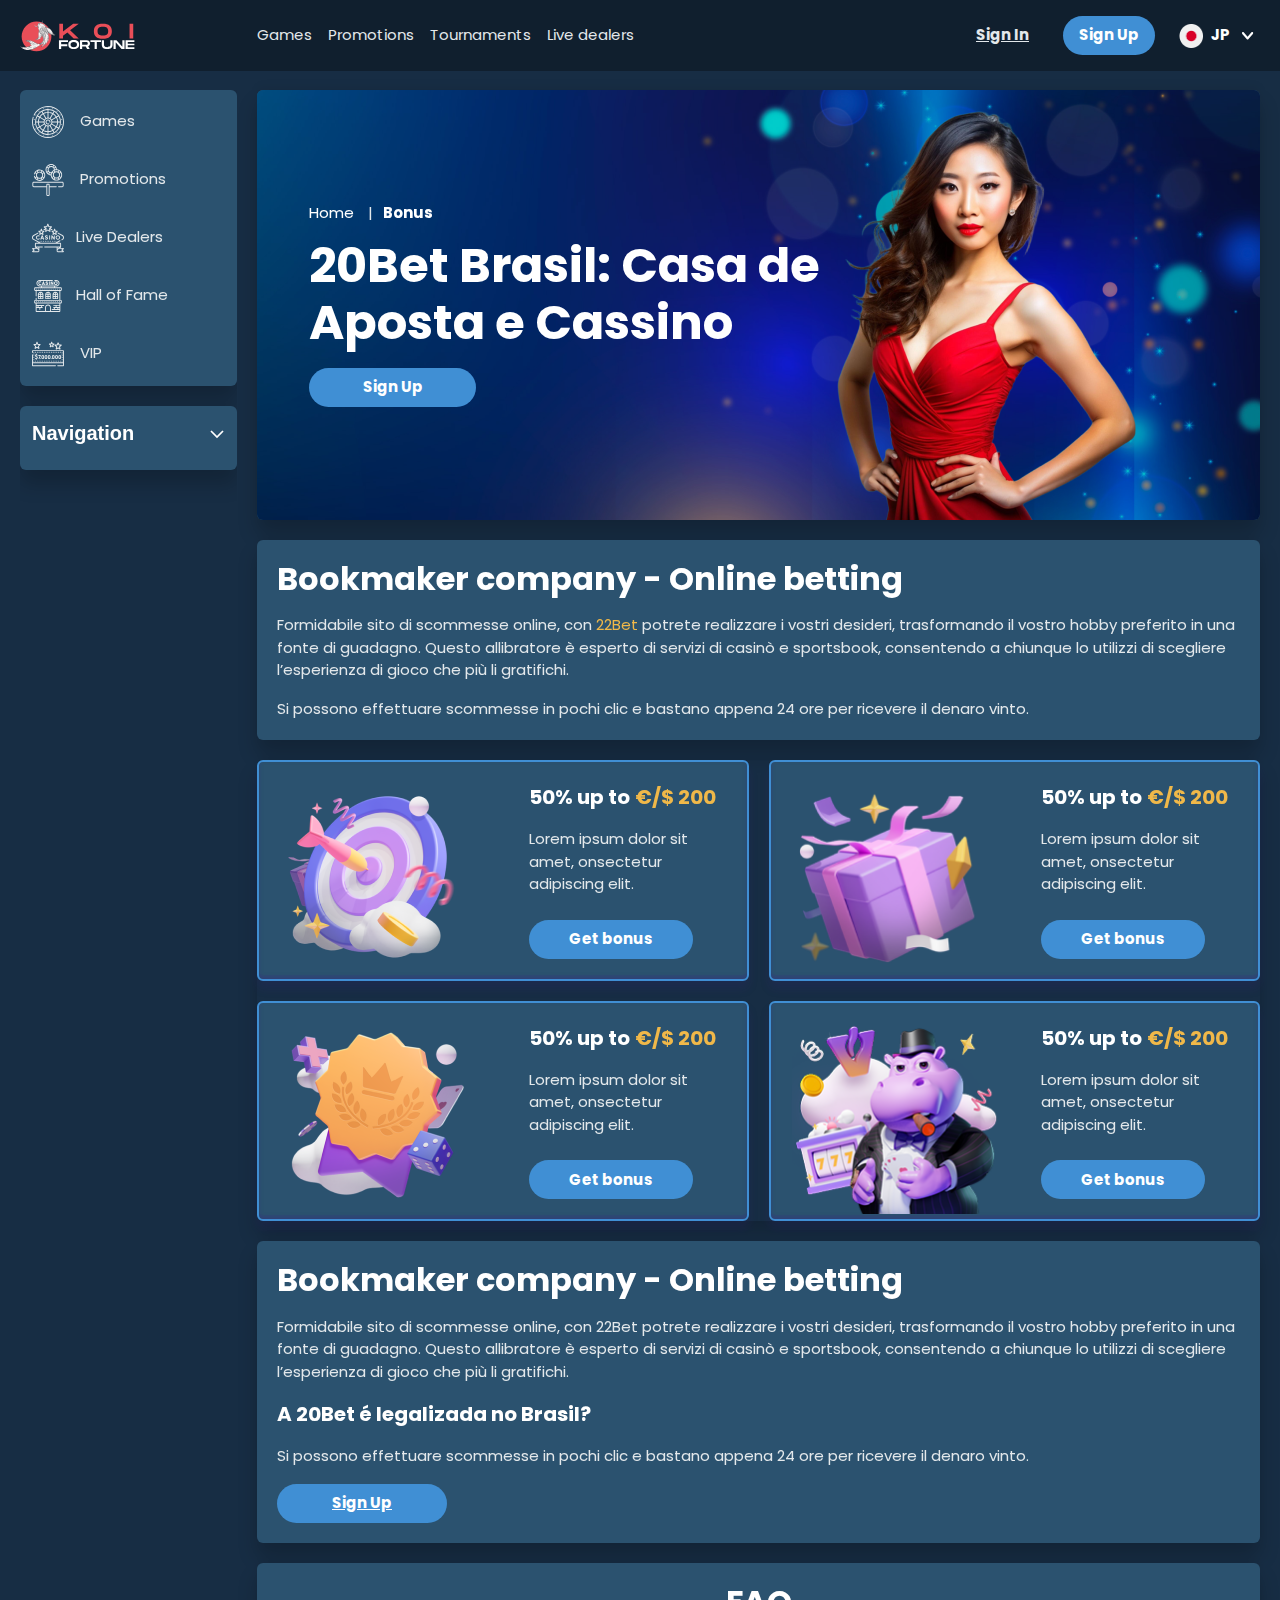
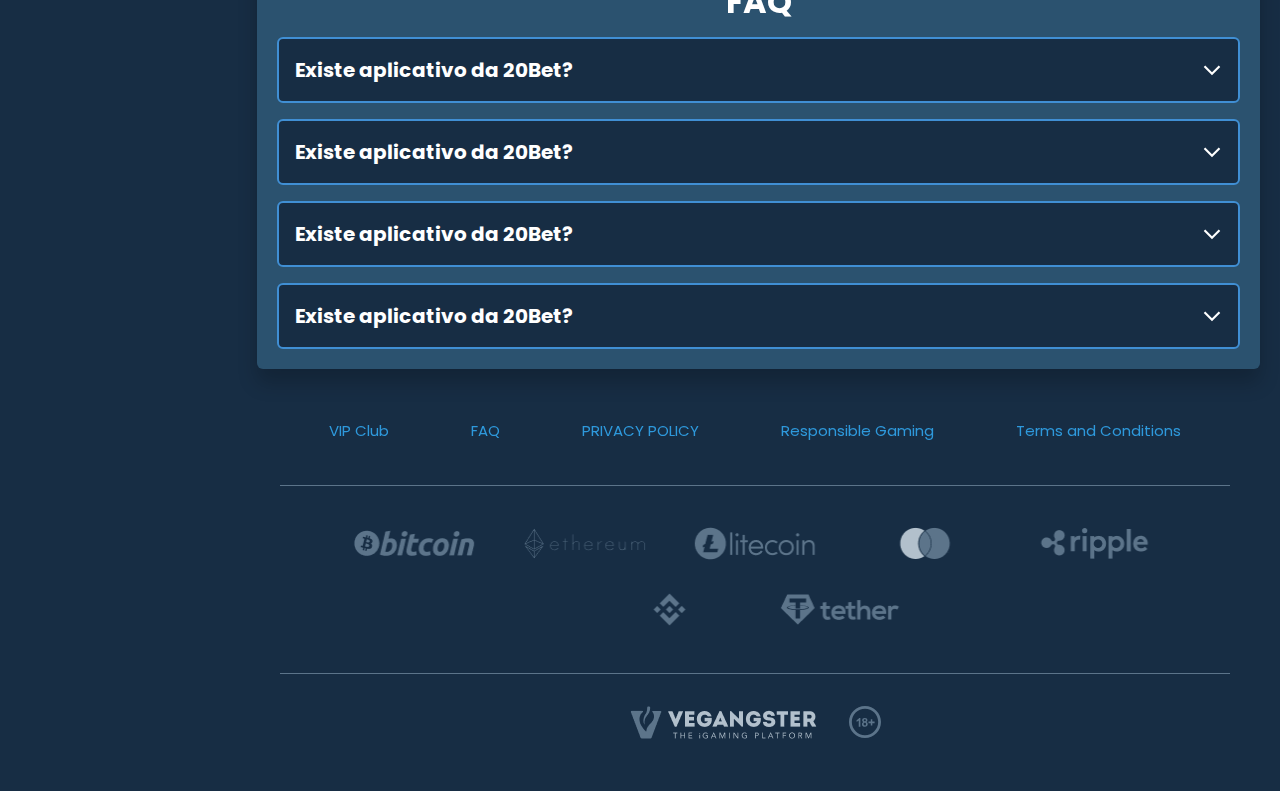
<file: bonus.html>
<!DOCTYPE html>
<html lang="kr">
  <head>
    <meta charset="UTF-8" />
    <meta name="viewport" content="width=device-width, initial-scale=1.0" />
    <title>20Bet Brasil: Casa de Aposta e Cassino</title>
    <meta
      name="description"
      content=""
    />
    <meta property="og:site_name" content="" />
    <meta
      property="og:title"
      content=""
    />
    <meta property="og:type" content="website" />
    <meta property="og:url" content="http://koifortune.mobi/" />
    <meta property="og:image" content />
    <meta property="og:image:alt" content />
    <meta property="og:locale" content="kr" />
    <meta
      property="og:description"
      content="."
    />
    <link rel="preconnect" href="https://fonts.googleapis.com" />
    <link rel="preconnect" href="https://fonts.gstatic.com" crossorigin />
    <link href="https://fonts.googleapis.com/css2?family=Akaya+Kanadaka&family=Poppins:wght@100;200;300;400;500;600;700;800;900&display=swap" rel="stylesheet">
    <link rel="stylesheet" href="./css/reset.css" />
    <link rel="stylesheet" href="./css/main.css" />
    <link rel="stylesheet" href="./css/media.css" />
    <link rel="icon" href="./images/favicon.png" type="image/x-icon" />
    <script
      src="https://code.jquery.com/jquery-3.6.1.min.js"
      integrity="sha256-o88AwQnZB+VDvE9tvIXrMQaPlFFSUTR+nldQm1LuPXQ="
      crossorigin="anonymous"
    ></script>
  </head>
  <body>
    <header class="header">
      <section class="content header__content">
        <a href="#" class="logo header__logo"
          ><img src="./images/logo.svg" alt="logo" title=""
        /></a>
        <button class="header__btn-menu">
          <svg
            width="16px"
            height="16px"
            viewBox="0 0 16 16"
            xmlns="http://www.w3.org/2000/svg"
          >
            <rect y="0" width="16" height="3" rx="1.5"></rect>
            <rect y="6.5" width="16" height="3" rx="1.5"></rect>
            <rect y="13" width="16" height="3" rx="1.5"></rect>
          </svg>
        </button>
        <nav class="menu header__menu">
          <ul class="header__menu-list">
            <li><a href="#">Games</a></li>
            <li><a href="#">Promotions</a></li>
            <li><a href="#">Tournaments</a></li>
            <li><a href="#">Live dealers</a></li>
          </ul>
          <div class="header__btn">
            <a
              href="#"
              class="header__button header__button-login header__btn-login"
              >Sign In
            </a>
            <a
              href="#"
              class="header__button header__button-signin header__btn-signin"
              >Sign Up</a
            >
          </div>
        </nav>
        <a href="#" class="header__button header__button-login">Sign In </a>
        <a href="#" class="header__button header__button-signin">Sign Up</a>

        <div class="header__language">
          <div class="header__flag-wrap">
            <a class="header__country" href="#">
              <span><img src="./images/japan-flag.png" alt=" Flag" title /></span>
              <span>jp</span>
            </a>
          </div>
          <div class="header__flag-menu">
            <ul>
              <li>
                <a href="#" class="header__flag-link">
                  <span>
                    <img src="./images/flag.png" alt="flag" title />
                  </span>
                  <span>kr</span>
                </a>
              </li>
            </ul>
          </div>
         </div>
      </section>
    </header>
    <main class="main">
      <aside class="sidebar-wrapper">
        <section class=" sidebar">
          <nav class="menu sidebar__menu">
            <ul>
              <li >
                <a href="#" ><img src="./images/sidebar/games.svg" alt=" Games"  title/> Games </a>
              </li>
              <li >
                <a href="#" > <img  src="./images/sidebar/promotions.svg"  alt="Promotions"  title/> Promotions</a>
              </li>     
              <li >
                <a href="#" ><img src="./images/sidebar/live.svg" alt="Live Dealers"  title/>Live Dealers</a>
              </li>
              <li >
                <a href="#" ><img src="./images/sidebar/hall.svg" alt="Hall of Fame" title>Hall of Fame</a>
              </li>
              <li >
                <a href="" > <img src="./images/sidebar/vip.svg" alt="vip" title/> VIP</a>
              </li>
            </ul>
          </nav>

          <div class="sidebar__wrap">
            <button class="sidebar__links-button">
              Navigation 
            </button>
            <div class="sidebar__links">
              <ul class="sidebar__links-list">
                  <li ><a  href="#" title>Review of 22Bet</a></li>
                  <li ><a  href="#" title>Registration</a></li>
                  <li ><a  href="#" title>22Bet Betting Expert Reviews</a></li>
                  <li ><a  href="#" title>Layouts and navigation</a></li>
                  <li ><a  href="#" title>Sports betting</a></li>
                  <li ><a  href="#" title>Sports offers</a></li>
                  <li ><a  href="#" title>Live betting</a></li>
                  <li ><a  href="#" title>Cash out</a></li>
                  <li ><a  href="#" title>Live stream</a></li>
              </ul>
            </div>
          </div>
        </section>
      </aside>

      <section class="content__wrapper">
        <section class="content hero hero__bonus">
          <div class="background hero__background">
            <img src="./images/bonus/bg-bonus.png" alt="hero" title />
          </div>

          <div class="hero__data hero__data-bonus">
            <ul
              class="breadcrumbs"
              itemscope
              itemtype="https://schema.org/BreadcrumbList"
            >
              <li
                itemprop="itemListElement"
                itemscope
                itemtype="https://schema.org/ListItem"
              >
                <a href="#" itemprop="item">
                  <span itemprop="name">Home</span></a
                >
                <meta itemprop="position" content="1" />
              </li>
              <li
                itemprop="itemListElement"
                itemscope
                itemtype="https://schema.org/ListItem"
              >
                <a href="#" itemprop="item"> <span itemprop="name">Bonus</span></a>
                <meta itemprop="position" content="2" />
              </li>
            </ul>
            <h1 class="title general hero__title hero__title-page">
              20Bet Brasil: Casa de Aposta e Cassino
            </h1>
            
            <a href="#" class="button hero__button">Sign Up</a>
          </div>
        </section>
        <section class="content page-nav">
          <div class="page-nav-button sidebar__links-button">Navigation</div>
          <ul class="page-nav-list sidebar__links-list">
            <li><a href="#" title>Review of 22Bet</a></li>
            <li><a href="#" title>Registration</a></li>
            <li><a href="#" title>22Bet Betting Expert Reviews</a></li>
            <li><a href="#" title>Layouts and navigation</a></li>
            <li><a href="#" title>Sports betting</a></li>
            <li><a href="#" title>Sports offers</a></li>
            <li><a href="#" title>Live betting</a></li>
            <li><a href="#" title>Cash out</a></li>
            <li><a href="#" title>Live stream</a></li>
          </ul>
        </section>
        <section class="content article">
          <h2 class="article__title high title">Bookmaker company - Online betting</h2>
          <p>
            Formidabile sito di scommesse online, con <a href="#" class="article__links">22Bet</a> potrete realizzare i vostri desideri, trasformando il vostro hobby preferito in una fonte di guadagno. Questo allibratore è esperto di servizi di casinò e sportsbook, consentendo a chiunque lo utilizzi di scegliere l’esperienza di gioco che più li gratifichi.
          </p>
          <p>Si possono effettuare scommesse in pochi clic e bastano appena 24 ore per ricevere il denaro vinto.</p>
        </section>
        <section class="content banner__wrapper">
          <section class="content banner banner__bonus ">
            <div class=" banner__background">
              <img src="./images/bonus/banner-bonus1.png" alt="banner" title />
            </div>
            <div class="banner__data banner__data-bonus">
              <h2 class="title high banner__title">
                50% up to <span>€/$ 200</span>
              </h2>
              <p>
                Lorem ipsum dolor sit amet, onsectetur adipiscing elit. 
              </p>
              
                <a href="#" class="header__button banner__button banner__button-bonus" >Get bonus</a>
           
            </div>
          </section>
          <section class="content banner banner__bonus ">
            <div class=" banner__background">
              <img src="./images/bonus/banner-bonus2.png" alt="banner" title />
            </div>
            <div class="banner__data banner__data-bonus">
              <h2 class="title high banner__title">
                50% up to <span>€/$ 200</span>
              </h2>
              <p>
                Lorem ipsum dolor sit amet, onsectetur adipiscing elit. 
              </p>
              <a href="#" class="header__button banner__button banner__button-bonus">Get bonus</a>
            </div>
          </section>
          <section class="content banner banner__bonus">
            <div class=" banner__background">
              <img src="./images/bonus/banner-bonus3.png" alt="banner" title />
            </div>
            <div class="banner__data banner__data-bonus">
              <h2 class="title high banner__title">
                50% up to <span>€/$ 200</span>
              </h2>
              <p>
                Lorem ipsum dolor sit amet, onsectetur adipiscing elit. 
              </p>
              <a href="#" class="header__button banner__button banner__button-bonus">Get bonus</a>
            </div>
          </section>
          <section class="content banner banner__bonus">
            <div class=" banner__background">
              <img src="./images/bonus/banner-bonus4.png" alt="banner" title />
            </div>
            <div class="banner__data banner__data-bonus">
              <h2 class="title high banner__title">
                50% up to <span>€/$ 200</span>
              </h2>
              <p>
                Lorem ipsum dolor sit amet, onsectetur adipiscing elit. 
              </p>
              <a href="#" class=" header__button banner__button banner__button-bonus">Get bonus</a>
            </div>
          </section>
        </section>
        <section class=" content article ">
          <h2 class="article__title high title">Bookmaker company - Online betting</h2>
          <p >
            Formidabile sito di scommesse online, con 22Bet potrete realizzare i
            vostri desideri, trasformando il vostro hobby preferito in una fonte
            di guadagno. Questo allibratore è esperto di servizi di casinò e
            sportsbook, consentendo a chiunque lo utilizzi di scegliere
            l’esperienza di gioco che più li gratifichi.
          </p>
          <h3 >A 20Bet é legalizada no Brasil?</h3>
          <p >
            Si possono effettuare scommesse in pochi clic e bastano appena 24 ore
            per ricevere il denaro vinto.
          </p>
          <a href="#" class="header__button  article__button">Sign Up</a>
        </section>
        <section class="content faq">
          <h2 class="title high faq__title">FAQ</h2>
          <ul class="faq__list" itemscope itemtype="https://schema.org/FAQPage">
            <li class="faq__item"  itemscope itemprop="mainEntity" itemtype="https://schema.org/Question">
              <h3 class="title medium faq__subtitle js-button-expander"  itemprop="name">Existe aplicativo da 20Bet?
               </h3>
              <div  class="faq__answer js-expand-content" itemscope  itemprop="acceptedAnswer" itemtype="https://schema.org/Answer">
                <p  itemprop="text">
                  Formidabile sito di scommesse online, con 22Bet potrete realizzare i vostri desideri, trasformando il vostro hobby preferito in una fonte di guadagno. Questo allibratore è esperto di servizi di casinò e sportsbook, consentendo a chiunque lo utilizzi di scegliere l’esperienza di gioco che più li gratifichi.
                </p>
              </div>
            </li>
            <li class="faq__item"  itemscope itemprop="mainEntity" itemtype="https://schema.org/Question">
              <h3 class="title medium faq__subtitle js-button-expander"  itemprop="name">Existe aplicativo da 20Bet?</h3>
              <div class="faq__answer js-expand-content" itemscope  itemprop="acceptedAnswer" itemtype="https://schema.org/Answer">
                <p  itemprop="text">
                  Formidabile sito di scommesse online, con 22Bet potrete realizzare i vostri desideri, trasformando il vostro hobby preferito in una fonte di guadagno. Questo allibratore è esperto di servizi di casinò e sportsbook, consentendo a chiunque lo utilizzi di scegliere l’esperienza di gioco che più li gratifichi.
                </p>
              </div>
            </li> 
             <li class="faq__item"  itemscope itemprop="mainEntity" itemtype="https://schema.org/Question">
              <h3 class="title medium faq__subtitle js-button-expander"  itemprop="name">Existe aplicativo da 20Bet?
              </h3></h3>
              <div class="faq__answer js-expand-content" itemscope  itemprop="acceptedAnswer" itemtype="https://schema.org/Answer">
                <p  itemprop="text">
                  Formidabile sito di scommesse online, con 22Bet potrete realizzare i vostri desideri, trasformando il vostro hobby preferito in una fonte di guadagno. Questo allibratore è esperto di servizi di casinò e sportsbook, consentendo a chiunque lo utilizzi di scegliere l’esperienza di gioco che più li gratifichi.
                </p>
              </div>
            </li> 
            <li class="faq__item"  itemscope itemprop="mainEntity" itemtype="https://schema.org/Question">
              <h3 class="title medium faq__subtitle js-button-expander"  itemprop="name">Existe aplicativo da 20Bet?</h3>
              <div class="faq__answer js-expand-content" itemscope  itemprop="acceptedAnswer" itemtype="https://schema.org/Answer">
                <p  itemprop="text">
                  Formidabile sito di scommesse online, con 22Bet potrete realizzare i vostri desideri, trasformando il vostro hobby preferito in una fonte di guadagno. Questo allibratore è esperto di servizi di casinò e sportsbook, consentendo a chiunque lo utilizzi di scegliere l’esperienza di gioco che più li gratifichi.
                </p>
              </div>
            </li> 
           
          </ul>
        </section>
      </section>
    </main>
    <footer class="footer  ">
     
      <section class="content footer__content">
        <nav class="menu footer__menu">
          <ul >
            <li>
              <a href="#" >VIP Club</a>
            </li>
            <li >
              <a href="#" >FAQ</a>
            </li>
            <li >
              <a href="#" >PRIVACY POLICY</a>
            </li>
            <li>
              <a href="#" >Responsible Gaming</a>
            </li>
            <li >
              <a href="#" >Terms and Conditions</a>
            </li>
           
          </ul>
        </nav>
  
        <ul class="footer-card__list">
          <li >
            <a href="#" >
              <img src="./images/bitcoin.png" alt="pay" title/>
            </a>
          </li>
          <li >
            <a href="#" >
              <img src="./images/ethereum.png" alt="pay " title/>
            </a>
          </li>
          <li >
            <a href="#" >
              <img src="./images/litecoin.png" alt=" pay" title=""/>
            </a>
          </li>
          <li >
            <a href="#" >
              <img src="./images/mastercard.png" alt="pay" title=""/>
            </a>
          </li>
          <li >
            <a href="#" >
              <img src="./images/ripple.png" alt="pay" title=""/>
            </a>
          </li>
          <li >
            <a href="#" >
              <img src="./images/Container.png" alt="pay" title=""/>
            </a>
          </li>
          <li >
            <a href="#" >
              <img src="./images/tether.png" alt="pay" title=""/>
            </a>
          </li>
        </ul>
        <div class="footer__box">
           <img src="./images/vegan.png" alt="footer" title="">
          <img src="./images/age.svg" alt="age limit" title=""/>
        </div>
        
      </section>
    </footer>
    <script src="./js/sidebar.js" defer></script>
    <script src="./js/expander.js" defer></script>
    <script src="./js/mobile-menu.js" defer></script>
    <script src="./js/flag.js" defer></script>
  </body>
</html>
</file>
<file: css/main.css>
html {
  scroll-behavior: smooth;
  -webkit-text-size-adjust: 100%;
  box-sizing: border-box;
}

body {
  display: block;
  position: relative;
  width: 100%;
  background: #172D44;
  font-family: "Poppins", sans-serif;
  font-size: 15px;
  font-weight: 400;
  line-height: 22.5px;
  text-align: left;
  color: #E3E8EB;
  overflow-x: hidden;
}

.content {
  display: block;
  position: relative;
  width: 100%;
  max-width: 1163px;
  /* overflow: hidden; */
  border-radius: 6px;
  background: #2B526F;
  box-shadow: 0px 14px 20px 0px #00000033,0px -4px 10px 0px #0000000D;
  padding: 20px;
  margin: 0 auto 20px auto;
}

h1,
h2,
h3,
h4,
.title {
  display: block;
  position: relative;
  font-size: 48px;
  font-weight: 700;
  line-height: 57.6px;
  text-align: center;
  color: #FFFFFF;
}

h2,
.title.high {
  display: flex;
  justify-content: left;
  align-items: center;
  font-size: 32px;
  line-height: 38.4px;
  font-weight: 700;
  text-align:left;
    margin-bottom: 16px;
}


h3,
title.medium {
  font-size: 20px;
  font-weight: 700;
  line-height: 30px;
  text-align: left;
  color: #FFFFFF;
}
h4,
title.mini {
  font-size: 28px;
  font-weight: 700;
  line-height: 32px;
  text-align: center;
  color: #ffd400;
}

article > *,
.article > *,
.desk > * {
  margin-top: 16px;
}

article > *:first-child,
.article > *:first-child,
.desk > *:first-child {
  margin-top: 0 !important;
}

article > h2,
.article > h2,
.desk > h2 {
  margin-top: 32px;
}

article > h3,
.article > h3,
.desk > h3 {
  margin-top: 16px;
}
article > h4,
.article > h4,
.desk > h4 {
  margin-top: 16px;
}



.button ,.header__button,.features__button {
  position: relative;
  min-width: 164px;
  height: 39px;
  font-size: 15px;
  font-weight: 700;
  line-height: 22.5px;
  text-align: center;
  text-decoration: none;
  text-transform: capitalize;
  border-radius: 40px;
  background: #408FD4;
  color:#ffffff;
  white-space: nowrap;
  cursor: pointer;
  padding: 8px 53.5px;
  margin: 0 auto;
  transition: all 0.5s;
}

.header__button-login  {
  background: transparent;
  color:#E3E8EB;
  min-width: 48px;;
  text-decoration: underline;
  text-transform: capitalize;
  margin-right: 24px;
  margin-left: auto;
  padding-left: 10px;
  padding-right: 10px;

  
}

.header__button-login:hover{
 color: #408FD4;
 transform: scale(1.1);
  
}

.header__button-signin{
  min-width: 57px;
  padding: 8px 16px;
  margin-left: 0;
  margin-right: 24px;
 
}

.header__button-signin:hover,.banner__button:hover,.hero__button:hover,.features__button:hover,.article__button:hover,.ratings__button:hover{
  transform: scale(1.1);
}

.header,
.main,
.footer {
  display: flex;
  position: relative;
  justify-content: space-between;
  align-items: center;
  width: 100%;
  max-width: 1440px;
  padding: 20px;
  margin: 0 auto;
}

.background,
.hero__background {
  display: block;
  position: absolute;
  bottom: 0;
  left: 0;
  height: 100%;
  width: 100%;
  overflow: hidden;
}

.background img,
.hero__background img {
  position: relative;
  display: block;
  width: 100%;
  height: 100%;
  object-fit: cover;
}
.images img {
  border-radius: 6px;
  width: 100%;
  height: 100%;
  overflow: hidden;
}

/* -------------------HEADER---------------- */

.header {
  position: fixed;
  top: 0;
  left: 0;
  right: 0;
  background: #101F2E;
  padding: 0;
  z-index: 100;
  max-width: 100%;
}

.header__content {
  display: flex;
  align-items: center;
  flex-direction: row;
  max-width: 1440px;
  max-height: 70px;
  max-height: 71px;
  border-radius: 0;
  background: #101F2E;
  padding:19px 20px;
  margin-bottom: 0;
  box-shadow: none;
}

.logo {
  display: block;
  position: relative;
  flex: 0 0 115px;
  margin-right: 122px;
  padding: 20px 0;
  transition: all 0.5s;
}

.logo:hover {
  transform: scale(1.2);
}

.logo img {
  display: block;
  position: relative;
  width: auto;
  max-height: 32px;
}

.header__menu {
  display: flex;
  white-space: nowrap;
  max-height: calc(100vh - 70px);
  overflow-y: auto;
  padding: 0;
}

.header__menu ul li {
  display: flex;
  justify-content: center;
  align-items: center;
  
}



.header__menu-list {
  display: flex;
  flex: 1 1 auto;
  flex-direction: row;
  justify-content: center;
  align-items: center;
  white-space: nowrap;
  
}

.header__menu-list li {
  display: block;
  text-align: left;
  transition: all 0.5s;
}

.header__menu-list li a {
  display: block;
  font-weight: 400;
  color: #E3E8EB;
  line-height: 22.5px;
  padding: 20px 16px 20px 0;
}

.header__menu li a:hover {
  color: #408FD4;
}

.header__country{
  position: relative;
  display: flex;align-items: center;
  padding-right: 30px;
  
}

.header__country::after{
  content: "";
    position: absolute;
    display: block;
    width: 24px;height: 24px;
    top: 50%;
    transform: translateY(-50%);
    right: 0;
    background: url(../images/arrowDown-header.svg)no-repeat center center / contain;
}

.header__country.active::after{
  background: url(../images/arrowUp-header.svg)no-repeat center center / contain;
  
}

.header__country span {
  display: inline-block;
  color:#ffffff;
  text-transform: uppercase;
  font-weight: 700;

}

.header__country img, .header__flag-link img {
  width: 24px;
  height: 24px;
  vertical-align: middle;
  margin-right: 8px;
  
}

.header__flag-wrap {
  display: flex
;
  position: relative;
}

.header__flag-menu {
  display: none;
  position: absolute;
  top: 65px;
  right: 20px;
  max-width: 100%;
  width: 101px;
  height: auto;
  border-radius: 6px;
  
  background: #101F2E;

  padding: 12px 26.5px;
  z-index: 9999;
  
  
}
.header__flag-menu ul li {
  width: max-content;
}

.header__flag-link {
  display: flex
;
  flex-direction: row;
  align-items: center;
  justify-content: center;
  gap: 8px;
}
.header__flag-menu.active {
  display: block;
}


.header__flag-menu ul li {
  width: max-content;
}

.header__flag-menu ul li + li {
  margin-top: 8px;
}

.header__flag-link:last-child span {
  font-weight: 700;
  color: #ffffff;
  text-transform: uppercase;
}

.header__btn {
  display: none;
}

/* -------------- header__btn-menu-----------*/

.header__btn-menu {
  display: block;
  flex: 0 1 auto;
  min-width: 0;
  background: #2B526F;
  border: 1px solid #ffffff;
  padding: 12px;
  order: 3;
  transition: all 0.5s;
}

svg {
  position: relative;
  fill: #ffffff;
  line-height: 1;
  vertical-align: 1;
}

.header__btn-menu {
  display: none;
}



/* -------------main------------- */
.main {
  padding-top: 90px;
  padding-bottom: 0;
}

.content__wrapper {
  display: block;
  position: relative;
  flex: 1 1 100%;
  margin-left: 20px;
}

/* -------------sidebar--------- */

.sidebar-wrapper {
  display: block;
  position: relative;
  align-self: stretch;
  flex: 0 0 217px;
}
.sidebar {
  position: sticky;

  top: 87px;
  bottom: 20px;
  overflow-y: auto;
  height: calc(100vh - 80px);
  background: transparent;
}

.sidebar::-webkit-scrollbar {
  display: none;
}

.sidebar__menu,.sidebar__wrap{
  background: #2B526F;
  
  box-shadow: 0px 14px 20px 0px #00000033,0px -4px 10px 0px #0000000D;
  border-radius: 6px;
  padding: 8px 0;
  
}

.sidebar__menu ul li a {
  display: block;
  position: relative;
  color: #E3E8EB;
  transition: all 0.5s;
  
  padding: 8px 12px;

}

.sidebar__menu ul li a:hover {
  color: #408FD4;
}

.sidebar .sidebar__menu ul li{
  padding-right: 0;
}

.sidebar__wrap{
  padding: 12px;
  margin-top: 20px; 
  margin-bottom: 0;

}

.sidebar__menu ul li + li {
  margin-top: 10px;
}
.sidebar__menu li a img {
  min-width: 32px;
  min-height: 32px;
  margin: auto;
  margin-right: 12px;
  vertical-align: middle;
}


.sidebar__links-button {
  position: relative;
  font-size: 20px;
  font-weight: 700;
  color: #FFFFFF;
  text-align: left;
  line-height: 30px;
  background: none;
  white-space: normal;
  margin-bottom: 10px;
  padding-right: 0;
  transition: all 0.5s;
  width: 193px;
}


.sidebar__links-button::before {
  content: "";
  display: block;
  position: absolute;
  right: 0;
  top: 8px;
  width: 16px;
  height: 16px;
  background: url(../images/sidebar/sidebar-arrowDown.svg) no-repeat center center / contain;
  transition: all 0.5s;
}

.sidebar__links-button.active::before {
  background: url(../images/sidebar/sidebar-arrowUp.svg) no-repeat center center / contain;
  transition: all 0.5s;
 
}

.sidebar__links-list li a {
  position: relative;
  display: block;
  color: #ffffff;
  transition: all 0.5s;
  
  
}

.sidebar__links-list.active {
  display: block;
}

.sidebar__links-list li a:hover{
  color: #408FD4;
}


.sidebar__links-list li + li {
  padding-top: 12px;
}

.page-nav-button {
  margin-bottom: 0;
  cursor: pointer;
  width: 100%;
}

.sidebar__links-list,
.page-nav-list {
  overflow: hidden;
  max-height: 0;
  transition: max-height 0.5s ease;
}

.sidebar__links-list.active,
.page-nav-list.active {
  display: block;
  max-height: 1000px;
}

.page-nav-list.active {
  margin-top: 20px;
}

.page-nav {
  display: none;
}

.page-nav-button::after{
  width: 100%;
}

/* -----------hero------ */

.hero {
  display: flex;
  justify-content: left;
  min-height: 430px;
  height: 430px;
  padding: 0;
  border-radius: 6px;
  padding: 52px 20px;
  overflow: hidden;
}


.hero__data {
  display: flex;
  flex-direction: column;
  justify-content: center;
  position: relative;
  max-width: 710px;
  height: 325px;
  border-radius: 6px;
  padding: 32px;

  
}

.hero__title {
  text-align: left;
  margin-bottom: 16px;
}

.hero__rating {
  display: flex;
  justify-content: left;
  align-items: center;
  font-size: 16px;font-weight: 500;
  line-height: 19.2px;
  text-transform: uppercase;
  margin-bottom: 16px;
  }

.hero__rating p {
  margin-right: 18px;
  
  
}
.hero__rating span {
  display: flex;
  align-items: center;
  gap: 4px;
}

.hero__text {
  margin-bottom: 32px;
  text-align: left;
}
.hero__button {
 
  margin-left: 0;
  margin-right: auto;
  z-index: 3;
}

/* -------------banner---------------- */

.banner {
  display: flex;
  align-items: center;
  justify-content: center;
  overflow: hidden;
  min-height: 368px;
  padding: 62px;
  box-shadow: 
    0px 8px 10px 0px #3D1F8626, 
    0px -4px 0px 0px #3D1F861A inset, 
    0px -2px 4px 0px #3D1F8640 inset;
    border-radius: 6px;
}



.banner__info {
  display: flex;
  flex-direction: column;
  align-items: center;
  position: relative;
  width: 50%;
  min-width: 500px;
  text-align: center;
  background: #172D4480;
  border-radius: 6px;
  padding: 40px;
}

.banner .banner__title-main {
  flex-direction: column;
  font-weight: 700;
  line-height: 38.4px;
  font-size: 32px;
  color: #ffffff;
  text-transform: capitalize;
  margin-bottom: 32px;
}

.banner .banner__title::after {
  display: none;
}

.banner__title-main > *:last-child {
  color: #E3E8EB;
  font-size: 15px;
  line-height: 22.5px;
  font-weight: 400;
  margin-top: 16px;
  
}

.banner__button {
  width: 164px;
  height: 39px;
  display: flex;
    justify-content: center;
    align-items: center;
 
    background: #408FD4;


}

.button.banner__button-main{
margin-left: auto;
}


/* -------------article--------------- */

.article .article__subtitle {
  justify-content: start;
  font-size: 20px;
  line-height: 32px;
  color: #ffffff;
  padding: 0;
  margin: 16px 0 0 0;
  text-decoration: none;
}

.article__button,
.ratings__button {
  display: block;
  width: 170px;
  margin-top: 16px;
  margin-right: auto;
  margin-left: 0;
  text-decoration: underline;
  
}

.article ul li {
  position: relative;
  padding-left: 20px;
}

.article ul li + li{
  margin-top: 8px;
}

.article ul li::before {
  content: "-";
  position: absolute;
  display: block;
  top: 50%;
  transform: translateY(-50%);
  left: 0;
  
}
.article__links{
  color: #F0B849

}

.article h3{
  text-align: left;
}

.article .article__subtitle{
  text-align: left;
}

/* для нумерованного списка */

.article ol {
  counter-reset: ol;
  position: relative;
  
}

.article ol li {
  counter-increment: ol; 
  position: relative; 
  padding-left: 20px;}

.article ol li::before {
  content: counter(ol) "."; 
  display: inline-block;
  position: absolute;
  font: inherit;
  font-weight: 700;
  color: inherit;
  left: 0;
  top: 50%;
  transform: translateY(-50%);
}

/* ---------features---------------- */
.features {
   display: flex;
   flex-direction: column;
   gap:20px;
  width: 100%;
  margin-bottom: 20px;
}

.features__wrapp {
  position: relative;
  overflow: hidden;
  width:100%;
  gap:20px;
  
}

.features__wrapper,.features__item{
 width: calc(50% - 10px);
 position: relative;
 
}
.features__item{
background: #2B526F;
box-shadow: 0px 14px 20px 0px #00000033, 0px -4px 10px 0px #0000000D;
border-radius: 6px;
padding: 20px;}


.features .content__wrapp-last{
  flex-direction: row-reverse;

}

.features__table-content{
  display: flex; 
  gap:20px;
}

.content__wrapp {
  display: flex;
  flex-direction: column;
  gap:20px;
  width: 50%;

}


.features__list li
 {
  display: flex;
  flex-direction: row;
  align-items: center;
  position: relative;
  background: #172D44;
  border-radius: 6px;
  padding: 9.5px 16px;
}

.features__list li + li{
  margin-top: 8px;
}

.features__table td:nth-child(1) {
  font-weight: 700;
  line-height: 22.5px;
  font-size: 15px;
  color:#2E99DC;
  text-transform: uppercase;
}

.features__table td:nth-child(2){
  line-height: 24px;
}


.features__list li::before {
  content: "";
  display: block;
  position: relative;
  min-width: 30px;
  height: 30px;
  background: url(../images/main/features-icon.svg) no-repeat center
    center/contain;
  vertical-align: middle;
  margin-right: 20px;
}



.features__table table {
  width: 50%;
  border-collapse: separate;
  background: #2B526F;
  box-shadow: 0px 14px 20px 0px #00000033, 0px -4px 10px 0px #0000000D;
 border-radius: 6px;
 padding: 20px;

}

.features__table tr {
  display: flex;
  align-items: center;
  background: #172D44;
  border-radius: 6px;
  padding: 12.5px 16px;

}

.features__table tr + tr{
  margin-top: 8px;
}

.features__table tr:first-child {
  margin-top: 0;
}
.features__table td {
  width: 50%;
  
}

.features__table td:first-child{
  
  padding-right: 10px;
}


/* ------------ratings------------------- */

.ratings__list {
  margin-top: 16px;
  display: flex;
  justify-content: space-between;
  flex-wrap: wrap;
  gap: 12px;
  margin-bottom: 20px;
  width: 100%;
}

.ratings__list li {
  position: relative;
  display: flex;
  justify-content: center;
  flex-direction: column;

  width: calc(33.333% - 8px);

  background: #172D44;
  border: 2px solid #408FD4;
  border-radius: 6px;

  padding: 20px;
}

.ratings__info {
  display: flex;
  flex-direction: column;
  justify-content: center;
  align-items: center;
  
  gap: 10px;
}

.ratings__data  {
  font-weight: 400;
  font-size: 20px;
  line-height: 30px;
  color: #ffffff;
  background: #408FD4;
 padding: 4px 13px;
 border-radius: 6px;


  
}

.ratings__data span:first-child {
  font-weight: 700;
}
.ratings__img{
  display: flex;
}

.ratings__img  img{

width: 28px;height: 28px;display: block;
}

.ratings__button {
  display: block;
  margin-left: 0;
  margin-right: auto;
  
  background: #408FD4;
  box-shadow: 0px 4px 18px 0px #0e181140;
}


.ratings p {
  line-height: 30px;
  font-size: 20px;
  font-weight: 700;
  color: #ffffff;
  text-align: center;
  text-transform: capitalize;
}

/* --------faq------------- */
.faq .faq__title{
  justify-content: center;
}
.faq__subtitle {
  position: relative;
  font-weight: 700;
  font-size: 20px;
  line-height: 30px;
  text-align: left;
  background: #172D44;
  border-radius: 6px;
  border: 2px solid #408FD4;
  color: #ffffff;
  cursor: pointer;
  padding: 16px 56px 16px 16px;
}

.faq__list li + li {
  margin-top: 16px;
}

.faq__subtitle::after {
  content: "";
  display: block;
  position: absolute;
  top: 50%;
  transform: translateY(-50%);
  right: 16px;
  width: 20px;
  height: 20px;
  background: url(../images/sidebar/sidebar-arrowDown.svg) no-repeat center center / contain;;
  transition: all 0.5s;
}

.faq__subtitle.active::after {
  background: url(../images/sidebar/sidebar-arrowUp.svg) no-repeat center center / contain;
    
    transition: all 0.5s;
    
  
}

.faq__item{
  position: relative;
  
}

.faq__subtitle.active {
 
  border-bottom-right-radius: 0;
  border-bottom-left-radius: 0;
  border-bottom:none;
  transition: all 0.5s;
}

.faq__subtitle.active::before{
  display: none;
}

.faq__answer {
  position: relative;
  background: #2A4057;
  border: 2px solid #408FD4;
  border-top: none;
  color:#FFFFFF;
  padding:  16px;
  border-radius: 6px;
  border-top-left-radius: 0;
  border-top-right-radius: 0;

}

.js-expand-content {
  display: none;
  overflow: hidden;
}

.js-expand-content.expanded {
  height: 100%;
}


/* ---------main__arrow------ */
.main__arrow {
  display: block;
  position: fixed;
  width: 42px;
  height: 42px;
  right: 20px;
  bottom: 20px;
  background: url(../images/ArrowUp.svg) no-repeat center center / contain;
  z-index: 100;
}

/* -------footer------------ */

.footer {

  max-width: 1440px;
  padding: 0px 30px 32px 260px;
  
}

.footer__content {
  display: flex;
  flex-direction: column;
  align-items: center;
  background: none;
  max-width: 1163px;
  padding: 20px;
  margin: 0 auto;
  box-shadow: none;
  
}

.footer__content::before, .footer__content::after{
  display: none;
}


.footer ul{
  display: flex;
  justify-content: center;
  flex-wrap: wrap;
    flex-direction: row;
  margin-top: 32px; 
  gap: 62px;
}

.footer ul:first-child{
  margin-top: 0; 
}


.menu ul li{
  position: relative;
 
  
}


.footer__menu ul li a {
  display: block;
  position: relative;
  font-size: 15px;
  font-weight: 400;
  line-height: 22.5px;
  text-decoration: none;
  color: #2E99DC;
  padding: 10.5px 10px;
  transition: all 0.5s;
}

.footer__menu ul li a:hover{
  color:#FFffff;
}


ul.footer-card__list {
  gap:10px;
  flex-wrap: nowrap;
  padding-top: 32px;
  padding-bottom: 32px;
  border-bottom: 1px solid #5C748A;
  border-top: 1px solid #5C748A;
}
.footer-card__list a {
  display: block;
}

.footer-card__list a img{
  width: 160px;
  height: 50px;
}

.footer-card__list a:hover{
  transform: scale(1.1);
}


.footer__box{
  display: flex;
  justify-content: center;
  align-items: center;
  width: 100%;
  margin-top: 32px;
  gap:32px;
     
}

/* --------------bonus-page--------------- */
.breadcrumbs {
  display: flex;
  text-align: center;
  margin-bottom: 12px;
  justify-content: flex-start;
  white-space: nowrap;
}

.breadcrumbs li:not(:last-child) a {
  padding-left: 0;
}

.breadcrumbs li a {
  font-weight: 400;
  color: #ffffff;
  padding: 10px;
}

.breadcrumbs li:first-child a:hover {
  color: #2E99DC;
}

.breadcrumbs li:last-child a {
  font-weight: 700;
}

.breadcrumbs > li:not(:last-child):after {
  content: "|";
  position: relative;
}

.hero__title-bonus {
  margin-bottom: 16px;
}

.article__link {
  color: #ffd400;
}

.banner__wrapper {
  display: flex
;
  flex-wrap: wrap;
  flex-direction: row;
  gap: 20px;
  padding: 0;
  background: none;
}

.banner__wrapper::after, .banner__wrapper::before{
  display: none;
}

.banner__bonus {
  position: relative;
  display: flex;
  flex-direction: row;
  height: auto;
  min-height: 214px;
  align-items: center;
  margin: 0;
  width: calc(50% - 10px);
  border-radius: 6px;
  padding: 20px ;
  padding: 0;
  background: #2B526F;
  border: 2px solid #408FD4

}


.hero__button-bonus{
  z-index: 3;
}

.banner__bonus,
.banner__app {
  position: relative;
  
}
.banner__background {
  padding-left: 20px;
}
.banner__background img{
  display: block;
  width: 100%;
  min-width: 230px;
  height: auto;
  height: 100%;
  
  
  
}

.banner__data-bonus {
  position: relative;
  display: flex;
  justify-content: center;
  flex-direction: column;
  text-align: left;
  
  min-height: 200px;
  padding: 20px;
 
 

}

.banner__data-bonus p {
  position: relative;
  text-align: left;
  margin-bottom: 24px;
}

.banner .banner__title {
justify-content: flex-start;
  align-items: center;
  text-align: center;
  color: #FFffff;
  font-size: 20px;
  line-height: 30px;
  text-decoration: none;
  margin-bottom: 16px;
}

.banner .banner__title span{
  color: #F0B849;margin-left: 5px;

}

.banner .banner__title::before,.banner .banner__title::after{
  display: none;
}

.banner__button{
  z-index: 3;
  margin-left: 0;
  text-transform: none;
}


.article__list li + li {
  margin-top: 8px;
}



/* --------------------app-page------------- */
.hero__img{
  position: absolute;
  top:0;
  right: 0;
  bottom: 0;
}

.banner__app {
  position: relative;
  display: flex;
  align-items: center;
  justify-content: flex-start;
  min-height: 200px;
  border-radius: 6px;
  padding: 22px 40px;
}
.banner__logo {
  width: 225px;
  flex: 0 0 225px;
  margin-right: 65px;
  margin-left: 0;
  z-index: 3;
}

.banner__logo img {
  max-height: 100px;
}

.banner__content-app {
  display: flex;
  flex-direction: row;
  align-items: center
}
.banner__btn {
  display: flex;
  flex-direction: column;
  position: relative;
  width: 236px;
  height: 68px;
  font-size: 14px;
  font-weight: 500;
  line-height: 18px;
  text-align: center;
  text-decoration: none;
  justify-content: center;
  border-radius: 6px;
  background: #408FD4;
 
  color: #FFFFFF;
  text-transform: uppercase;
    cursor: pointer;
  padding:  16px 38px;
  padding: 16px 32px 16px 56px;
  margin: 0 auto;
  transition: all 0.3s ease;
  overflow: hidden;
  
}

.banner__btn:hover {
  
transform: scale(1.1);
}



.button__wrap-app {
  display: flex;
  flex-direction: row;
  gap: 16px;
  z-index: 3;
}

.banner__btn-android{
  padding: 16px 23.5px 16px 70px;
}


.banner__btn-app::after,
.banner__btn-android::after {
  content: "";
  position: absolute;
  left: 30px;
  top: 50%;
  transform: translateY(-50%);
  width: 32px;
  height: 32px;
  background: url(../images/app/apple.svg) no-repeat center center / contain;
}

.banner__btn-android::after {
  
  background: url(../images/app/android.svg) no-repeat center center / contain;
}
</file>
<file: css/media.css>
@media screen and (max-width: 1369px) {
  .ratings__list li{
    width: calc(50% - 10px);
  }

  .hero__background img {
    object-position: 85%;
  }

  ul.footer-card__list {
    
    flex-wrap: wrap};
}

@media screen and (max-width: 1313px) {
  

  .table tr td:nth-child(2) img {
    width: 20px;
  }
}

@media screen and (max-width: 1292px) {
  .features {
    flex-direction: column;
  }

  .content__wrapp {
   width: 100%;
    margin-bottom: 20px;
  }


}

@media screen and (max-width: 1264px) {
  .banner .banner__title{
    font-size: 22px;
    line-height: 24px;
  }
  .banner__data-bonus p{
    margin-bottom: 20px;
  }

  .banner__wrapper {
    flex-direction: column;
  }
  .banner__bonus{
    width: 100%;
    justify-content: flex-start;
  }

}
@media screen and (max-width: 1252px) {
 
}


@media screen and (max-width: 1233px) {
  
  .table tr td:nth-child(2) img {
    width: 18px;
  }


.rating__table  {
  flex-direction: column;
  align-items: center;
  gap: 20px;
  width: 100%;
  min-height: 328px;
  min-height: max-content;
}

.rating__table table{
  width: 100%;
}

.table tr td:nth-child(2) img {
  width: 24px;
  height: 24px;
}

}

@media screen and (max-width: 1227px) {
  .features__table-content {
    flex-direction: column;
  }

  .features__wrapper, .features__item {
    width: 100%;
  }

  .features__table table {width: 100%;}

}

@media screen and (max-width: 1190px) {
  .footer ul{
    gap:40px;
  }

  ul.footer-card__list {
    gap:10px;
  }
}



@media screen and (max-width: 1183px) {
 
  .table tr td:nth-child(2) img {
    width: 24px;
  }
  .features-banner__title span {
    font-size: 22px;
}

  .content__wrapp {
    flex-direction: column;
  }
  .features-banner__title {
    font-size: 32px;
}

  .features__wrapp{
  width: 100%;
  
  }

  .features-banner__data {
    padding: 40px;
}

  .features__list {
    width: 100%;
  }
  .features .content__wrapp-last{
    flex-direction: column;
  }

}

@media screen and (max-width: 1161px) {
  /* .hero__background img {
    object-position: 99%;
  } */
 

}



@media screen and (max-width: 1101px) {
.article h2, .ratings h2{
  margin-right: 0;margin-left: 0;
  width: 100%;
}
.footer ul{
  gap:20px;
}

ul.footer-card__list {
  gap:10px;
}

}

@media screen and (max-width: 1017px) {
  .sidebar {
    display: none;
  }
  .page-nav {
    display: block;
  }
  .main {
    display: block;
  }
  .content__wrapper {
    margin-left: 0;
  }
  .header__logo {
    margin-right: auto;
  }
  .features-banner__data {
    
 
  max-width: 1000px;
  height: 400px;
}
.article h2, .ratings h2, .faq h2 {
  width: max-content;
  margin-left: auto;
  margin-right: auto;

}
.footer{
  padding: 0;
}


}

@media screen and (max-width: 898px) {
  .hero__data{
  background: #101F2ECC;}

}

@media screen and (max-width: 874px) {
  /* -------------------------- */
  .header__menu {
    display: none;
  }
  .header__btn-menu {
    display: block;
    background: #172D44;
    border: 1px solid #ffffff;

    border-radius: 8px;
    margin-left: 20px;
  }
  .header__btn-menu.active {
    background: #172D44;
  }

  .header__btn-menu svg {
    display: block;
    margin: 0;
  }
  .header__btn-menu svg rect {
    transform-origin: 50% 50%;
    transition: all 0.5s;
  }

  .header__btn-menu.active svg rect:nth-child(1) {
    x: -2px;
    y: 6px;
    width: 20px;
    transform: rotate(225deg);
  }

  .header__btn-menu.active svg rect:nth-child(3) {
    opacity: 0;
  }

  .header__btn-menu.active svg rect:nth-child(2) {
    x: -2px;
    y: 6px;
    width: 20px;
    transform: rotate(135deg);
  }

  .header__menu {
    display: none;
    position: fixed;
    top: 67px;
    left: 0;
    width: 100%;
    height: 0;
    overflow: hidden;
    background: #172D44;
    text-align: center;
    opacity: 0;
    padding: 20px 50px;
    transition: height 0.5s ease, opacity 0.5s ease;
    z-index: 100;
    overflow-y: auto;
    display: block;
  }

  .header__menu.active {
    display: block;
    height: 100vh;
    opacity: 1;
  }
  .header {
    z-index: 101;
  }
  .header__menu ul {
    display: flex;
    flex-direction: column;
    justify-content: center;
    text-align: center;
    margin-bottom: 16px;
  }
  .header__menu ul li {
    font-size: 14px;
    white-space: nowrap;
    padding-right: 0;
  }

  .header__menu-list li + li {
    margin-left: 0;
  }

  .header__menu ul li + li {
    margin-top: 10px;
  }

  .menu ul li:not(:last-child) {
    margin-right: 0;
  }

  .menu ul li a {
    padding-top: 5px;
    padding-bottom: 5px;
    padding-right: 0;

    
  }

  .header__btn {
    display: inline-block;
  }

  .header__menu ul li:not(:last-child)::after {
    display: none;
  }

  .header__btn a.header__btn-login,
  .header__btn a.header__btn-signin {
    display: block;
    min-width: 170px;
    margin-right: 0;
    padding-left: 20px;
    padding-right: 20px;
  }
  .header__btn a.header__btn-signin {
    margin-top: 16px;
    margin-left: 0;
  }

  /* ----------------------- */

  .header__flag-menu{
    right: 70px;
  }
}

@media screen and (max-width: 862px) {
  .article h2, .ratings h2{
    margin-right: 0;margin-left: 0;
    width: 100%;
  }}

@media screen and (max-width: 782px) {
.features__title{
  width: 100%;
}

h2::before, .title.higt::before  {
  left: 40px;
  
}

 h2::after, .title.higt::after{
  right: 40px;
}

.faq h2::before{left: 0;}
.faq h2::after{right: 0;}

}

@media screen and (max-width: 800px) {
  .ratings__list li {
    width: 100%;
}
}


@media screen and (max-width: 750px) {

  .hero__title{
    font-size: 38px;
    line-height: 40px;
  }

  

  .hero__title-page{
    font-size: 40px;
    
    line-height: 57.6px
  }

  h2::before, .title.higt::before  {
    left: 20px;
    
  }
  
   h2::after, .title.higt::after{
    right: 20px;
  }

}

@media screen and (max-width: 711px) {
  h2::before, .title.higt::before  {
    left: 0;
    
  }
  
   h2::after, .title.higt::after{
    right:0;
  }
}


@media screen and (max-width: 649px) {
  
  .hero{
    padding: 10px;
    align-items: center;
    
  }

  .hero__data{
    height: 400px;
  }

  .features__table td:first-child {
    flex: 0 0 250px;}
}

@media screen and (max-width: 595px) {
  .header__button-login {
    display: none;
  }

  

.table tr td:nth-child(2) img {
  width: 20px;
  height: 20px;
}

.banner__info{
  min-width: 100%;
  padding: 20px;
}

.banner {
  padding: 10px;
}

.banner .banner__title-main{
  font-size: 28px;line-height: 34px;
}
  
}


@media screen and (max-width: 577px) {
  .table tr td:nth-child(3) {
    display: none;
  }

  .table tr td:nth-child(2) {
    margin-right: 0;
  }

  .features__table td:first-child {
    flex: 0 0 200px;}

  .table tr td:nth-child(2) img {
    width: 18px;
    height: 18px;
  }
  .hero {
    padding: 20px;
  }

  .footer__cards li {
    flex: 1 1 calc(33.333% - 16px);
    max-width: calc(33.333% - 16px);
  }




}
@media screen and (max-width: 538px) {
.banner .banner__title-main{
  font-size: 24px;line-height: 30px;
}}
@media screen and (max-width: 536px) {
  
.hero__data{
  padding: 16px;
}
}

@media screen and (max-width: 518px) {
  .footer__menu {
    gap: 10px;
    padding: 10px;
  }

  .ratings__img img {
    height: auto;
  }
  .features-banner__data {
    padding: 10px;
    min-width: 350px;
  
  }
  
  h2, .title.high{
    line-height: 36px;
    font-size: 28px;
  }
  .features__table td:nth-child(1){
    flex: none;
  }
  .banner .banner__title-main{
    font-size: 22px;line-height: 30px;
  }

  .banner__title-main > *:last-child {
    font-size: 13px;
  }

  
}
 

  


@media screen and (max-width: 478px) {
  

  .features-banner__title {
    font-size: 22px;
    line-height: 32px;
  }

  .features-banner__title span {
    font-size: 14px;
  }

  .footer__wrap {
    flex-direction: column;
    align-items: center;
  }

  .footer__wrap img {
    margin-bottom: 16px;
  }

  .footer__wrap p {
    text-align: center;
  }

  .footer__cards li {
    flex: 1 1 calc(50% - 16px);
    max-width: calc(50% - 16px);
  }

}

@media screen and (max-width: 463px) {
  .header__button-signin {
    display: none;
  }

  .features__table td:nth-child(1) {
    font-weight: 400;
    font-size: 13px;
    width: 50%;
  }
  .features__table td:nth-child(2) {
    width: 50%;
    font-size: 12px;
  }
  
}

@media screen and (max-width: 457px) {
  
  .faq__subtitle {
    font-size: 18px;
  }
}

@media screen and (max-width: 455px) {
  .table tr td:nth-child(2) img {
    width: 16px;
    height: 16px;
  }

  .hero__title {
    font-size: 36px;
    line-height: 40px;
  }

  .hero__title-page{
    font-size: 40px;
   
    line-height: 48px
  }

  .hero__text {
    margin-bottom: 16px;
  }

  .features-banner__data {
    min-width: 280px;}
}

@media screen and (max-width: 445px) {
  h2::before, .title.higt::before, h2::after, .title.higt::after {
    display: none;
    
  }
  .article h2, .ratings h2, .faq h2 {
    padding-right: 0;padding-left: 0;
  }
}

@media screen and (max-width: 438px) {
.table tr td:nth-child(2) img {
  display: none;
}

.table tr td:nth-child(3) {
  display: block;
}
}
@media screen and (max-width: 425px) {
 
  .hero__rating{
    justify-content: center;
  }

  .hero__title,.hero__text{
  text-align: center;
  }

  .hero__button{
    margin-left: auto;
    
  }

 


}


@media screen and (max-width: 414px) {
  
  .features__table td:nth-child(1) {
    font-size: 12px;
  }
  .features__table td:nth-child(2) {
    font-size: 11px;
    padding-left: 5px;
  }
  .features__table td {
    white-space: normal;
  }

  .features-banner__data {
    min-width: 200px;
    height: 200px;
  }

  .ratings__img img {
    width: 25px;
  }

  .footer__menu ul li:not(:last-child)::after {
    display: none;
  }
 
}

@media screen and (max-width: 397px) {
.faq__subtitle::after {
  top: 20px;
  transform: none;
}
.main__arrow {
  opacity: 0.5;
}

}

@media screen and (max-width: 391px) {
  .hero__title {
    font-size: 32px;
  }

  .hero__data {
    padding: 10px;
  }
  .features-banner__data {
    max-width: 450px;
    
}
  
}

@media screen and (max-width: 376px) {
  .features-banner__title {
    font-size: 18px;
    line-height: 24px;
  }

  .features-banner__title span {
    font-size: 12px;
  }

  .features-banner__data {
    min-height: 150px;
    
}

  .ratings__img img {
    width: 20px;
  }
}

@media screen and (max-width: 365px) {
  

  .hero__title{
    line-height: 34px;
  }

  .hero__title-page{
    font-size: 36px;
   
    line-height: 40px
  }
  .hero__text{
    line-height: 20px;
  }
  .hero__rating{
    margin-bottom: 10px;
  }

  .banner .banner__title-main {
    font-size: 18px;}

    .banner__title-main > *:last-child {
      font-size: 11px;
  }
}

@media screen and (max-width: 353px) {
  
   .hero__data{
    padding: 10px;
   }

   .hero__title {
    font-size: 28px;
}
}

@media screen and (max-width: 330px) {
  .table tr td:nth-child(1) {
    font-weight: 500;
  }
}


/* ------------page bonus------------- */


@media screen and (max-width: 1293px) {
  .banner__background img {
    object-position: 5%;
  }
}


@media screen and (max-width: 556px) {
  .banner__bonus{
    flex-direction: column;
  } 

  .banner__data-bonus {
    justify-content: center;
    align-items: center;
  }
  .banner__data-bonus p {
    text-align: center;
  }

  .banner__button-bonus{
    margin-left: auto;
  }
}



@media screen and (max-width: 455px) {
  .hero__data-bonus {
    padding: 10px;
  }
  .banner__bonus{
    justify-content: center;
    align-items: stretch;
  }

  .banner__data .banner__title{
    font-size: 22px;
    line-height: 24px;
  }

}

@media screen and (max-width: 425px) {
  .breadcrumbs{
    justify-content: center;
  }
}


@media screen and (max-width: 357px) {
 
  .banner__data-bonus {
    padding: 10px;
    
  }
}

/* ----------------page app ---------- */
@media screen and (max-width: 1336px) {
  .banner__background-app img {
    object-position: 99%;
  }
}

@media screen and (max-width: 1173px) {
  .banner__logo {
    margin-right: auto;
  }
  .banner__content-app {gap:10px;}
  
}

@media screen and (max-width: 1070px) {
  .button__wrap-app{flex-direction: column;}
  .banner__content-app {
    justify-content: space-between;
    width: 100%;
    flex-direction: row-reverse;
    
  }
}

@media screen and (max-width: 754px) {
  .banner__content-app {
    flex-direction: column;
    align-items: center;
    padding: 20px;
  }

  .banner__logo {
    flex: none;
    margin-left: 0;
    margin-right: 0;
  }

  .banner__app{
    justify-content: center;
  }

  .banner__content-app {
    background: #101F2ECC;

    border-radius: 16px;
    z-index: 1;
    padding: 40px 50px;
    
  }

  .banner__btn {
    border: 1px solid #ffffff;
  }
}
@media screen and (max-width: 502px) {
  .banner__logo {
    width: 200px;
  }
  .banner__app {
    justify-content: center;
  }
}

@media screen and (max-width: 423px) {
  .banner__logo {
    width: 200px;
  }


  .banner__btn {
    width: 220px;
  }
}

@media screen and (max-width: 390px) {
  .banner__content-app {
    padding: 30px;
  }

}
@media screen and (max-width: 390px) {
  .banner__content-app {
    padding: 20px 30px;
  }
}
@media screen and (max-width: 349px) {
  .banner__content-app {
    padding: 20px;
  }
}
</file>
